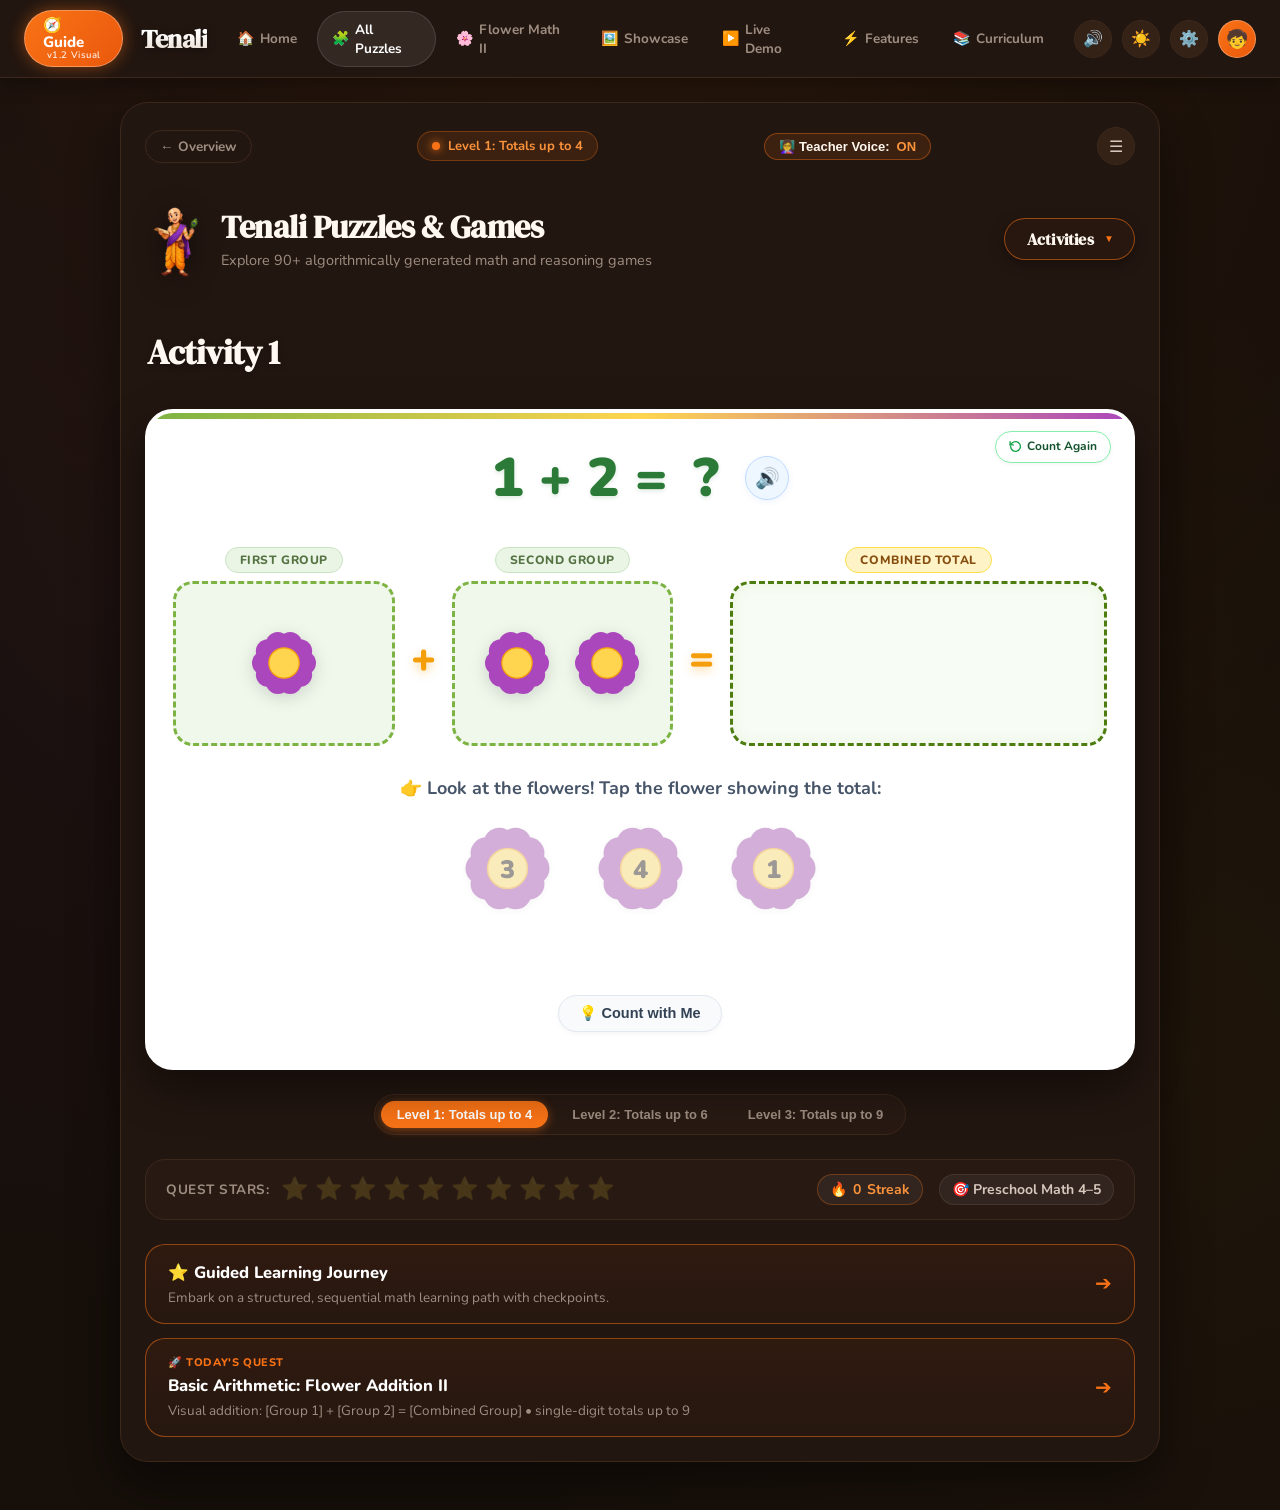
<file: index.html>
<!DOCTYPE html>
<html lang="en">
<head>
  <meta charset="UTF-8">
  <meta name="viewport" content="width=device-width, initial-scale=1.0, maximum-scale=1.0, user-scalable=no">
  <title>Tenali Puzzles & Games - Flower Addition II</title>
  <meta name="description" content="Interactive visual flower addition game for preschool children aged 4-5. See addition visually: [Group 1] + [Group 2] = [Combined Group]. Follows Tenali math curriculum visual design.">

  <!-- Google Fonts: Serif for Tenali branding + Rounded Sans for child readability -->
  <link rel="preconnect" href="https://fonts.googleapis.com">
  <link rel="preconnect" href="https://fonts.gstatic.com" crossorigin>
  <link href="https://fonts.googleapis.com/css2?family=DM+Serif+Display:ital@0;1&family=Fredoka:wght@400;600;700&family=Nunito:wght@700;800;900&family=Playfair+Display:wght@700;800;900&display=swap" rel="stylesheet">

  <link rel="stylesheet" href="styles.css?v=2.6">
</head>
<body>

  <!-- =======================================================================
       TOP NAVIGATION BAR (Authentic Tenali Design System)
       ======================================================================= -->
  <header class="tenali-nav-header">
    <div class="nav-left-group">
      <!-- Glowing Orange Guide Badge -->
      <a href="#guide" id="guide-pill-btn" class="guide-pill-badge" title="Open Learning Guide & Tips">
        <span class="guide-title">🧭 Guide</span>
        <span class="guide-sub">v1.2 Visual</span>
      </a>

      <!-- Tenali Brand Logo -->
      <a href="#" class="tenali-brand" title="Tenali">
        <span class="tenali-logo-text">Tenali</span>
      </a>
    </div>

    <!-- Center Navigation Links -->
    <nav class="nav-center-links" aria-label="Main Navigation">
      <a href="#" class="nav-pill-item"><span class="nav-icon">🏠</span> Home</a>
      <a href="#" class="nav-pill-item active"><span class="nav-icon">🧩</span> All Puzzles</a>
      <a href="#" class="nav-pill-item"><span class="nav-icon">🌸</span> Flower Math II</a>
      <a href="#" class="nav-pill-item"><span class="nav-icon">🖼️</span> Showcase</a>
      <a href="#" class="nav-pill-item"><span class="nav-icon">▶️</span> Live Demo</a>
      <a href="#" class="nav-pill-item"><span class="nav-icon">⚡</span> Features</a>
      <a href="#" class="nav-pill-item"><span class="nav-icon">📚</span> Curriculum</a>
    </nav>

    <!-- Right Controls -->
    <div class="nav-right-controls">
      <button id="btn-sound-toggle" class="control-btn-circle" title="Toggle Sound & Voice" aria-label="Toggle Sound">
        🔊
      </button>
      <button class="control-btn-circle" title="Theme Mode" aria-label="Theme Mode">
        ☀️
      </button>
      <button class="control-btn-circle modal-close-trigger" title="Settings" aria-label="Settings">
        ⚙️
      </button>
      <div class="user-avatar-pill" title="Student Profile" aria-label="Student Profile">
        🧒
      </div>
    </div>
  </header>

  <!-- =======================================================================
       MAIN VIEWPORT & TENALI SHELL (Tenali Dark Amber & Brown Theme)
       ======================================================================= -->
  <main class="main-viewport">
    
    <div class="tenali-hub-card">
      
      <!-- Sub-header inside Card -->
      <div class="tenali-sub-header">
        <a href="#" class="pill-back-btn" title="Back to Overview">
          ← Overview
        </a>

        <div class="level-badge-indicator">
          <span class="dot"></span>
          <span id="level-badge-text">Level 1: Totals up to 4</span>
        </div>

        <!-- Visible Teacher Voice Toggle for Parents & Teachers -->
        <button id="teacher-voice-toggle-btn" class="teacher-voice-toggle-btn" title="Toggle Indian Teacher Narration" aria-label="Toggle Teacher Voice">
          👩‍🏫 Teacher Voice: <span id="teacher-voice-status">ON</span>
        </button>

        <div class="sub-header-actions">
          <button class="control-btn-circle" title="Menu" aria-label="Menu">
            ☰
          </button>
        </div>
      </div>

      <!-- Website Header — Brown Area -->
      <div class="tenali-hero-banner">
        <div class="tenali-hero-brand-group">
          <!-- Exact Tenali Mascot Illustration -->
          <img src="tenali_mascot.png" class="tenali-mascot-img" alt="Tenali scholar mascot" width="58" height="88">

          <div class="tenali-hero-text">
            <h1>Tenali Puzzles &amp; Games</h1>
            <p>Explore 90+ algorithmically generated math and reasoning games</p>
          </div>
        </div>

        <!-- Activities Dropdown on the Right Side -->
        <div class="activities-dropdown-wrapper" id="activities-dropdown-wrapper">
          <button type="button" class="activities-dropdown-btn" id="activities-dropdown-btn" aria-haspopup="true" aria-expanded="false" aria-controls="activities-dropdown-menu" aria-label="Select Activity">
            <span class="activities-btn-text">Activities</span>
            <span class="activities-chevron" aria-hidden="true">▼</span>
          </button>
          <div class="activities-dropdown-menu" id="activities-dropdown-menu" role="menu" aria-label="Activities">
            <button type="button" class="activity-dropdown-item" id="activity-0-item" role="menuitem" data-activity="0">
              <span class="activity-item-icon">🪷</span>
              <span class="activity-item-title">Activity 0</span>
            </button>
            <button type="button" class="activity-dropdown-item active" id="activity-1-item" role="menuitem" data-activity="1">
              <span class="activity-item-icon">🌸</span>
              <span class="activity-item-title">Activity 1</span>
            </button>
            <button type="button" class="activity-dropdown-item" id="activity-2-item" role="menuitem" data-activity="2">
              <span class="activity-item-icon">🌼</span>
              <span class="activity-item-title">Activity 2</span>
            </button>
            <button type="button" class="activity-dropdown-item" id="activity-3-item" role="menuitem" data-activity="3">
              <span class="activity-item-icon">🌺</span>
              <span class="activity-item-title">Activity 3</span>
            </button>
          </div>
        </div>
      </div>

      <!-- Activity Label immediately above the game container, aligned towards the left side -->
      <div class="activity-section-header">
        <h2 class="activity-section-title" id="activity-section-title">Activity 1</h2>
      </div>

      <!-- ===================================================================
           ACTIVITY 0: CORAL FLOWER ADDITION CARD
           Primary Artwork: Coral-red flowers with heart-shaped petals,
           dark red outlines, circular golden-yellow centres with amber border.
           =================================================================== -->
      <section class="flower-activity-card activity-0-card" id="activity-0-container" aria-label="Activity 0: Coral Flower Addition Activity" style="display: none;">
        
        <!-- Single "Count Again" Button in Top-Right Corner of Activity Area -->
        <button type="button" class="activity-count-again-btn" id="btn-act0-count-again" title="Start counting this round again" aria-label="Count this round again">
          <svg class="recount-icon" viewBox="0 0 24 24" width="13" height="13" aria-hidden="true" fill="none" stroke="currentColor" stroke-width="2.5" stroke-linecap="round" stroke-linejoin="round">
            <path d="M3 12a9 9 0 1 0 2.6-6.4L2 9"/>
            <path d="M2 3v6h6"/>
          </svg>
          <span>Count Again</span>
        </button>

        <!-- ===============================================================
             VISUAL ADDITION EQUATION:
             [First Group] + [Second Group] = [Combined Total]
             =============================================================== -->
        <div class="flower-equation-wrapper" id="act0-flower-equation-wrapper">
          
          <!-- First Flower Group Container -->
          <div class="flower-group-container" id="act0-container-group-1">
            <div class="group-header-tag">First Group</div>
            <div class="flower-group-box" id="act0-flower-group-1" title="First flower group - tap any flower to start counting!">
              <!-- Injected by activity0.js -->
            </div>
          </div>

          <!-- Chunky Orange Plus Sign -->
          <div class="math-operator-symbol math-plus-symbol" id="act0-plus-symbol" aria-hidden="true">+</div>

          <!-- Second Flower Group Container -->
          <div class="flower-group-container" id="act0-container-group-2">
            <div class="group-header-tag">Second Group</div>
            <div class="flower-group-box" id="act0-flower-group-2" title="Second flower group - tap any flower to start counting!">
              <!-- Injected by activity0.js -->
            </div>
          </div>

          <!-- Chunky Orange Equals Sign -->
          <div class="math-operator-symbol math-equals-symbol" id="act0-equals-symbol" aria-hidden="true">=</div>

          <!-- Combined Result Group Container -->
          <div class="flower-group-container flower-result-container" id="act0-container-group-result">
            <div class="group-header-tag result-tag">Combined Total</div>
            <div class="flower-group-box flower-combined-group-box" id="act0-flower-group-result" title="Combined flower group - tap any flower to start counting!">
              <!-- Injected by activity0.js -->
            </div>
          </div>

        </div>

        <!-- Answer Section with Three Coral Flower-Shaped Buttons -->
        <div class="answer-stage-container" id="act0-answer-stage-container">
          <div class="answer-prompt-text" id="act0-answer-prompt-text">
            👉 Look at the flowers! Tap the flower showing the total:
          </div>

          <div class="flower-answer-buttons" id="act0-flower-answer-buttons">
            <!-- Injected by activity0.js: 3 coral flower buttons -->
          </div>
        </div>

        <!-- Interactive Cheerful Feedback & Next Question Button -->
        <div class="feedback-ribbon" id="act0-feedback-ribbon" aria-live="polite">
          <!-- Populated when user selects an answer -->
        </div>

        <!-- Activity Helpers Toolbar -->
        <div class="activity-helpers-bar">
          <button id="btn-act0-count-hint" class="helper-action-btn" title="Light up flowers one by one across the equation">
            💡 Count with Me
          </button>
        </div>

        <!-- Guided Interactive Teacher Hand -->
        <div class="act0-teacher-hand" id="act0-teacher-hand" aria-hidden="true">
          <img src="assets/images/teacher_hand.png" alt="" class="act0-hand-img" id="act0-teacher-hand-img" />
        </div>

      </section>

      <!-- ===================================================================
           THE WHITE ACTIVITY CARD (Flower Addition II Design)
           Preserves exact visual distinction: pure white card, large green
           equation, dashed pale-green containers, purple & yellow flowers.
           Features visual representation:
           [Group 1] + [Group 2] = [Combined Group]
           =================================================================== -->
      <section class="flower-activity-card" id="flower-activity-container" aria-label="Flower Addition II Activity">
        
        <!-- Single "Count Again" Button in Top-Right Corner of Activity Area -->
        <button type="button" class="activity-count-again-btn" id="btn-count-again" title="Start counting this round again" aria-label="Count this round again">
          <svg class="recount-icon" viewBox="0 0 24 24" width="13" height="13" aria-hidden="true" fill="none" stroke="currentColor" stroke-width="2.5" stroke-linecap="round" stroke-linejoin="round">
            <path d="M3 12a9 9 0 1 0 2.6-6.4L2 9"/>
            <path d="M2 3v6h6"/>
          </svg>
          <span>Count Again</span>
        </button>

        <!-- Large Green Question Banner (e.g. 2 + 2 = ?) -->
        <div class="math-question-banner">
          <div class="math-question-text" id="math-question-display">
            <span class="math-num" id="q-num1">1</span>
            <span class="math-op">+</span>
            <span class="math-num" id="q-num2">2</span>
            <span class="math-op">=</span>
            <span class="math-target" id="q-target">?</span>
          </div>

          <button id="audio-speak-btn" class="audio-speak-btn" title="Tap speaker to hear question" aria-label="Listen to Question">
            🔊
          </button>
        </div>

        <!-- ===============================================================
             VISUAL ADDITION EQUATION:
             [Group of flowers] + [Group of flowers] = [Combined group of flowers]
             =============================================================== -->
        <div class="flower-equation-wrapper" id="flower-equation-wrapper">
          
          <!-- First Flower Group Container -->
          <div class="flower-group-container" id="container-group-1">
            <div class="group-header-tag">First Group</div>
            <div class="flower-group-box" id="flower-group-1" title="First flower group - tap any flower to start counting!">
              <!-- Injected by game.js: purple flower(s) with yellow centers -->
            </div>
          </div>

          <!-- Chunky Orange Plus Sign -->
          <div class="math-operator-symbol math-plus-symbol" aria-hidden="true">+</div>

          <!-- Second Flower Group Container -->
          <div class="flower-group-container" id="container-group-2">
            <div class="group-header-tag">Second Group</div>
            <div class="flower-group-box" id="flower-group-2" title="Second flower group - tap any flower to start counting!">
              <!-- Injected by game.js: purple flower(s) with yellow centers -->
            </div>
          </div>

          <!-- Chunky Orange Equals Sign -->
          <div class="math-operator-symbol math-equals-symbol" aria-hidden="true">=</div>

          <!-- Combined Result Group Container -->
          <div class="flower-group-container flower-result-container" id="container-group-result">
            <div class="group-header-tag result-tag">Combined Total</div>
            <div class="flower-group-box flower-combined-group-box" id="flower-group-result" title="Combined flower group - tap any flower to start counting!">
              <!-- Injected by game.js: purple flower(s) showing the combined sum -->
            </div>
          </div>

        </div>

        <!-- Answer Section with Three Flower-Shaped Buttons -->
        <!-- Numbers appear DIRECTLY inside the yellow centres, never separate! -->
        <div class="answer-stage-container">
          <div class="answer-prompt-text">
            👉 Look at the flowers! Tap the flower showing the total:
          </div>

          <div class="flower-answer-buttons" id="flower-answer-buttons">
            <!-- Injected by game.js: 3 flower buttons with yellow centres and numbers -->
          </div>
        </div>

        <!-- Interactive Cheerful Feedback & Next Question Button -->
        <div class="feedback-ribbon" id="feedback-ribbon" aria-live="polite">
          <!-- Populated when user selects an answer -->
        </div>

        <!-- Activity Helpers Toolbar -->
        <div class="activity-helpers-bar">
          <button id="btn-count-hint" class="helper-action-btn" title="Light up flowers one by one across the equation">
            💡 Count with Me
          </button>
        </div>

      </section>

      <!-- ===================================================================
           ACTIVITY 2: FLOWER MERGE ADDITION CARD
           Visual Addition by Merging:
           [Flower with num1 petals] + [Flower with num2 petals] = [Answer Box]
           After counting, individual flowers gently glide and merge into 1 Grand Flower!
           =================================================================== -->
      <section class="flower-activity-card flower-merge-activity-card" id="flower-merge-activity-container" aria-label="Flower Merge Addition Activity" style="display: none;">
        
        <!-- Top Controls: Question Speaker on Left & Count Again on Right -->
        <div class="merge-top-bar">
          <button id="merge-audio-speak-btn" class="audio-speak-btn" title="Tap speaker to hear question" aria-label="Listen to Question">
            🔊
          </button>
          <button type="button" class="activity-count-again-btn" id="btn-merge-count-again" title="Start counting this round again" aria-label="Count this round again">
            <svg class="recount-icon" viewBox="0 0 24 24" width="13" height="13" aria-hidden="true" fill="none" stroke="currentColor" stroke-width="2.5" stroke-linecap="round" stroke-linejoin="round">
              <path d="M3 12a9 9 0 1 0 2.6-6.4L2 9"/>
              <path d="M2 3v6h6"/>
            </svg>
            <span>Count Again</span>
          </button>
        </div>

        <!-- ===============================================================
             VISUAL ADDITION EQUATION:
             [First Flower] + [Second Flower] = [Merged Answer Box]
             =============================================================== -->
        <div class="flower-equation-wrapper merge-equation-wrapper" id="merge-flower-equation-wrapper">
          
          <!-- First Flower Container (First Addend) -->
          <div class="flower-group-container merge-group-container" id="merge-container-1">
            <div class="group-header-tag">First Group</div>
            <div class="flower-group-box merge-flower-host" id="merge-flower-1-box" title="Tap the first flower to reveal flowers in the Answer Box!">
              <!-- Injected by activity2.js: Flower with addend num1 in center -->
            </div>
          </div>

          <!-- Chunky Orange Plus Sign -->
          <div class="math-operator-symbol math-plus-symbol" id="merge-plus-symbol" aria-hidden="true">+</div>

          <!-- Second Flower Container (Second Addend) -->
          <div class="flower-group-container merge-group-container" id="merge-container-2">
            <div class="group-header-tag">Second Group</div>
            <div class="flower-group-box merge-flower-host" id="merge-flower-2-box" title="Tap the second flower to reveal flowers in the Answer Box!">
              <!-- Injected by activity2.js: Flower with addend num2 in center -->
            </div>
          </div>

          <!-- Chunky Orange Equals Sign -->
          <div class="math-operator-symbol math-equals-symbol" id="merge-equals-symbol" aria-hidden="true">=</div>

          <!-- Answer Box Container (Starts Empty, Populates one-by-one, then Merges!) -->
          <div class="flower-group-container flower-result-container merge-result-container" id="merge-container-result">
            <div class="group-header-tag result-tag" id="merge-result-tag">Answer Box</div>
            <div class="flower-group-box flower-combined-group-box merge-answer-box" id="merge-answer-box" title="Watch flowers appear, count them, and see them merge!">
              <!-- Injected by activity2.js: individual flowers appear, child counts, then they merge into one grand flower! -->
            </div>
          </div>

        </div>

        <!-- Answer Section with Three Flower-Shaped Buttons -->
        <div class="answer-stage-container" id="merge-answer-stage-container">
          <div class="answer-prompt-text" id="merge-answer-prompt-text">
            👉 Look at the flowers! Tap the flower showing the total:
          </div>

          <div class="flower-answer-buttons" id="merge-flower-answer-buttons">
            <!-- Injected by activity2.js: 3 flower buttons with yellow centres and numbers -->
          </div>
        </div>

        <!-- Interactive Cheerful Feedback Ribbon -->
        <div class="feedback-ribbon" id="merge-feedback-ribbon" aria-live="polite">
          <!-- Populated when user selects an answer -->
        </div>

        <!-- Activity Helpers Toolbar -->
        <div class="activity-helpers-bar">
          <button id="btn-merge-count-hint" class="helper-action-btn" title="Count with me step by step and watch the flowers merge!">
            💡 Count with Me
          </button>
        </div>

      </section>

      <!-- ===================================================================
           ACTIVITY 3: FLOWER MERGE ADDITION CARD (EXACT CLONE OF ACTIVITY 2)
           Visual Addition by Merging:
           [Flower with num1 petals] + [Flower with num2 petals] = [Answer Box]
           After counting, individual flowers gently glide and merge into 1 Grand Flower!
           =================================================================== -->
      <section class="flower-activity-card flower-merge-activity-card" id="flower-merge-3-activity-container" aria-label="Activity 3: Flower Merge Addition Activity" style="display: none;">
        
        <!-- Top Controls: Question Speaker on Left & Count Again on Right -->
        <div class="merge-top-bar">
          <button id="merge-3-audio-speak-btn" class="audio-speak-btn" title="Tap speaker to hear question" aria-label="Listen to Question">
            🔊
          </button>
          <button type="button" class="activity-count-again-btn" id="btn-merge-3-count-again" title="Start counting this round again" aria-label="Count this round again">
            <svg class="recount-icon" viewBox="0 0 24 24" width="13" height="13" aria-hidden="true" fill="none" stroke="currentColor" stroke-width="2.5" stroke-linecap="round" stroke-linejoin="round">
              <path d="M3 12a9 9 0 1 0 2.6-6.4L2 9"/>
              <path d="M2 3v6h6"/>
            </svg>
            <span>Count Again</span>
          </button>
        </div>

        <!-- ===============================================================
             VISUAL ADDITION EQUATION:
             [First Flower] + [Second Flower] = [Merged Answer Box]
             =============================================================== -->
        <div class="flower-equation-wrapper merge-equation-wrapper" id="merge-3-flower-equation-wrapper">
          
          <!-- First Flower Container (First Addend) -->
          <div class="flower-group-container merge-group-container" id="merge-3-container-1">
            <div class="group-header-tag">First Flower</div>
            <div class="flower-group-box merge-flower-host" id="merge-3-flower-1-box" title="Tap the first flower to reveal flowers in the Answer Box!">
              <!-- Injected by activity3.js: Flower with addend num1 in center -->
            </div>
          </div>

          <!-- Chunky Orange Plus Sign -->
          <div class="math-operator-symbol math-plus-symbol" id="merge-3-plus-symbol" aria-hidden="true">+</div>

          <!-- Second Flower Container (Second Addend) -->
          <div class="flower-group-container merge-group-container" id="merge-3-container-2">
            <div class="group-header-tag">Second Flower</div>
            <div class="flower-group-box merge-flower-host" id="merge-3-flower-2-box" title="Tap the second flower to reveal flowers in the Answer Box!">
              <!-- Injected by activity3.js: Flower with addend num2 in center -->
            </div>
          </div>

          <!-- Chunky Orange Equals Sign -->
          <div class="math-operator-symbol math-equals-symbol" id="merge-3-equals-symbol" aria-hidden="true">=</div>

          <!-- Answer Box Container (Starts Empty, Populates one-by-one, then Merges!) -->
          <div class="flower-group-container flower-result-container merge-result-container" id="merge-3-container-result">
            <div class="group-header-tag result-tag" id="merge-3-result-tag">Answer Box</div>
            <div class="flower-group-box flower-combined-group-box merge-answer-box" id="merge-3-answer-box" title="Watch flowers appear, count them, and see them merge!">
              <!-- Injected by activity3.js: individual flowers appear, child counts, then they merge into one grand flower! -->
            </div>
          </div>

        </div>

        <!-- Answer Section with Three Flower-Shaped Buttons -->
        <div class="answer-stage-container" id="merge-3-answer-stage-container">
          <div class="answer-prompt-text" id="merge-3-answer-prompt-text">
            👉 Look at the flowers! Tap the flower showing the total:
          </div>

          <div class="flower-answer-buttons" id="merge-3-flower-answer-buttons">
            <!-- Injected by activity3.js: 3 flower buttons with yellow centres and numbers -->
          </div>
        </div>

        <!-- Interactive Cheerful Feedback Ribbon -->
        <div class="feedback-ribbon" id="merge-3-feedback-ribbon" aria-live="polite">
          <!-- Populated when user selects an answer -->
        </div>

        <!-- Activity Helpers Toolbar -->
        <div class="activity-helpers-bar">
          <button id="btn-merge-3-count-hint" class="helper-action-btn" title="Count with me step by step and watch the flowers merge!">
            💡 Count with Me
          </button>
        </div>

      </section>

      <!-- Level Difficulty Switcher -->
      <div class="level-switcher-bar">
        <button class="level-toggle-btn active" data-level="1">Level 1: Totals up to 4</button>
        <button class="level-toggle-btn" data-level="2">Level 2: Totals up to 6</button>
        <button class="level-toggle-btn" data-level="3">Level 3: Totals up to 9</button>
      </div>

      <!-- Progress Tracking Strip with Stars -->
      <div class="quest-progress-strip">
        <div class="stars-track-wrap">
          <span class="stars-track-label">Quest Stars:</span>
          <div class="stars-meter-row">
            <span class="star-slot">⭐</span>
            <span class="star-slot">⭐</span>
            <span class="star-slot">⭐</span>
            <span class="star-slot">⭐</span>
            <span class="star-slot">⭐</span>
            <span class="star-slot">⭐</span>
            <span class="star-slot">⭐</span>
            <span class="star-slot">⭐</span>
            <span class="star-slot">⭐</span>
            <span class="star-slot">⭐</span>
          </div>
        </div>

        <div class="score-stats-group">
          <span class="stat-chip streak">
            🔥 <span id="stat-streak-val">0</span> Streak
          </span>
          <span class="stat-chip">
            🎯 Preschool Math 4–5
          </span>
        </div>
      </div>

      <!-- ===================================================================
           BOTTOM CARDS (Guided Learning Journey & Today's Quest)
           =================================================================== -->
      <div class="tenali-bottom-cards-grid">
        
        <!-- Guided Learning Journey Card -->
        <a href="#journey" class="tenali-orange-card modal-close-trigger" title="Guided Learning Journey">
          <div class="orange-card-left">
            <div class="orange-card-title">
              ⭐ Guided Learning Journey
            </div>
            <div class="orange-card-desc">
              Embark on a structured, sequential math learning path with checkpoints.
            </div>
          </div>
          <div class="orange-card-arrow">➔</div>
        </a>

        <!-- Today's Quest Card -->
        <a href="#quest" class="tenali-orange-card modal-close-trigger" title="Today's Quest">
          <div class="orange-card-left">
            <div class="orange-card-tag">🚀 TODAY'S QUEST</div>
            <div class="orange-card-title">
              Basic Arithmetic: Flower Addition II
            </div>
            <div class="orange-card-desc">
              Visual addition: [Group 1] + [Group 2] = [Combined Group] &bull; single-digit totals up to 9
            </div>
          </div>
          <div class="orange-card-arrow">➔</div>
        </a>

      </div>

    </div>

  </main>

  <!-- =======================================================================
       CONFETTI CANVAS & MODALS
       ======================================================================= -->
  <canvas id="confetti-canvas"></canvas>

  <!-- Learning Guide Modal (Triggered by Orange Guide Badge) -->
  <div id="guide-modal" class="modal-backdrop" role="dialog" aria-modal="true" aria-labelledby="guide-title">
    <div class="modal-dialog">
      <div class="modal-header">
        <h2 id="guide-title" class="modal-title">🧭 Tenali Learning Guide</h2>
        <button class="modal-close-btn modal-close-trigger" aria-label="Close modal">&times;</button>
      </div>
      <div class="modal-body">
        <p><strong>Teaching Method for Ages 4–5 (Concrete to Representational Addition):</strong></p>
        <p>
          In <strong>Flower Addition II</strong>, children see arithmetic visually represented as two sets of objects combining into one unified total group:
        </p>
        
        <div class="modal-guide-tip">
          🌸 <strong>1. First Group:</strong> Tap flowers in any order to count the first group.<br>
          🌸 <strong>2. Second Group:</strong> Tap to count the second group, starting again from 1.<br>
          🌸 <strong>3. Combined Total:</strong> Watch both groups appear together, then independently count the total collection!<br>
          🌸 <strong>4. Answer Buttons:</strong> Tap the flower showing the correct total!
        </div>

        <p>
          <strong>Tactile & Positive:</strong> Children can tap flowers anytime to hear counting sounds.
          Incorrect choices trigger gentle encouragement with zero penalties. Tap <strong>"💡 Count with Me"</strong> anytime for animated guided counting across the entire equation!
        </p>
      </div>
      <div class="modal-footer">
        <button class="next-question-btn modal-close-trigger">Got It!</button>
      </div>
    </div>
  </div>

  <!-- Quest Complete Celebration Modal -->
  <div id="quest-complete-modal" class="modal-backdrop" role="dialog" aria-modal="true">
    <div class="modal-dialog" style="text-align: center;">
      <img src="tenali_mascot.png" alt="Tenali scholar mascot" width="75" height="110" style="margin: 0 auto; display: block; filter: drop-shadow(0 4px 16px rgba(249,115,22,0.45));">
      <h2 class="modal-title" id="modal-complete-title" style="color: var(--tenali-orange-light); font-size: 28px; margin-top: 10px;">
        Level 1 Completed!
      </h2>
      <div class="modal-body">
        <p style="font-size: 17px; font-weight: 700; color: #ffffff;" id="modal-complete-stars-text">
          You earned 10 ⭐ in Level 1!
        </p>
        <p id="modal-complete-desc-text">
          Wonderful! 🌸 You can now add numbers to make 4. Ready to learn to make 6?
        </p>
      </div>
      <div class="modal-footer" style="justify-content: center;">
        <button id="btn-play-again" class="next-question-btn">
          Start Next Level
        </button>
      </div>
    </div>
  </div>

  <script src="activity0.js?v=1.0"></script>
  <script src="game.js?v=2.2"></script>
  <script src="activity2.js?v=2.6"></script>
  <script src="activity3.js?v=1.0"></script>
</body>
</html>
</file>
<file: styles.css>
/* ==========================================================================
   TENALI FLOWER ADDITION II - Visual Design System & Activity Styles
   Exact Tenali Brand Identity & Visual Addition Equation System
   ========================================================================== */

/* --- CSS Variables & Theme Tokens --- */
:root {
  /* Tenali Dark Shell Palette */
  --bg-tenali-dark: #160f0a;
  --bg-tenali-surface: #221610;
  --bg-tenali-card: #281a13;
  --bg-tenali-card-border: #3d281c;
  --bg-tenali-pill: #342217;
  --bg-tenali-pill-hover: #452d1f;
  
  /* Orange Accents & Highlights */
  --tenali-orange: #f97316;
  --tenali-orange-glow: rgba(249, 115, 22, 0.45);
  --tenali-orange-dark: #ea580c;
  --tenali-orange-light: #fb923c;
  --tenali-gold: #f59e0b;
  --tenali-gold-soft: #fef3c7;
  
  /* Typography Colors */
  --text-tenali-heading: #fff8f0;
  --text-tenali-body: #d6c7bc;
  --text-tenali-muted: #9e8d80;
  
  /* Activity Design Palette */
  --activity-card-bg: #ffffff;
  --activity-green-text: #2b7a37;
  --activity-green-container-bg: #f0f8ec;
  --activity-green-container-border: #7cb342;
  --activity-green-container-border-dash: #689f38;
  
  /* Flower Colors (Exact Activity I Purple Blossom) */
  --flower-purple-petal: #ab47bc;
  --flower-purple-petal-dark: #8e24aa;
  --flower-purple-petal-light: #ba68c8;
  --flower-yellow-center: #ffd54f;
  --flower-yellow-center-border: #f59e0b;
  --flower-number-color: #261c14;
  
  /* Feedback Colors */
  --feedback-success: #16a34a;
  --feedback-success-bg: #dcfce7;
  --feedback-gentle-try: #f59e0b;
  --feedback-gentle-bg: #fef9c3;
  
  /* Typography */
  --font-serif: 'DM Serif Display', 'Playfair Display', Georgia, 'Times New Roman', serif;
  --font-sans: 'Nunito', 'Fredoka', 'Quicksand', -apple-system, BlinkMacSystemFont, 'Segoe UI', Roboto, sans-serif;
  
  /* Layout */
  --max-content-width: 1040px;
  --radius-lg: 28px;
  --radius-md: 20px;
  --radius-sm: 14px;
}

/* Global Reset & Base */
*, *::before, *::after {
  box-sizing: border-box;
  margin: 0;
  padding: 0;
  -webkit-tap-highlight-color: transparent;
}

body {
  background-color: var(--bg-tenali-dark);
  background-image: 
    radial-gradient(circle at 50% 0%, rgba(249, 115, 22, 0.08) 0%, transparent 60%),
    radial-gradient(circle at 10% 40%, rgba(171, 71, 188, 0.04) 0%, transparent 50%),
    radial-gradient(circle at 90% 70%, rgba(245, 158, 11, 0.04) 0%, transparent 50%);
  color: var(--text-tenali-body);
  font-family: var(--font-sans);
  min-height: 100vh;
  display: flex;
  flex-direction: column;
  overflow-x: hidden;
  user-select: none;
}

/* ==========================================================================
   TOP NAVIGATION BAR (Exact Tenali Visual Identity)
   ========================================================================== */
.tenali-nav-header {
  background-color: var(--bg-tenali-surface);
  border-bottom: 1px solid var(--bg-tenali-card-border);
  padding: 10px 24px;
  display: flex;
  align-items: center;
  justify-content: space-between;
  gap: 16px;
  position: sticky;
  top: 0;
  z-index: 100;
  box-shadow: 0 4px 18px rgba(0, 0, 0, 0.35);
}

.nav-left-group {
  display: flex;
  align-items: center;
  gap: 18px;
}

/* Guide Button with glowing orange pill */
.guide-pill-badge {
  display: inline-flex;
  flex-direction: column;
  align-items: center;
  justify-content: center;
  background: linear-gradient(135deg, #f97316 0%, #ea580c 100%);
  color: #ffffff;
  padding: 6px 18px;
  border-radius: 9999px;
  font-weight: 700;
  font-size: 14px;
  text-decoration: none;
  border: 1px solid rgba(255, 255, 255, 0.3);
  box-shadow: 0 0 16px var(--tenali-orange-glow);
  cursor: pointer;
  transition: all 0.2s ease;
  line-height: 1.1;
}

.guide-pill-badge:hover {
  transform: translateY(-1px) scale(1.02);
  box-shadow: 0 0 22px rgba(249, 115, 22, 0.65);
}

.guide-pill-badge .guide-title {
  display: flex;
  align-items: center;
  gap: 5px;
  font-size: 15px;
  font-weight: 800;
}

.guide-pill-badge .guide-sub {
  font-size: 9.5px;
  opacity: 0.9;
  letter-spacing: 0.4px;
  font-weight: 600;
}

/* Tenali Logo Branding */
.tenali-brand {
  display: flex;
  align-items: center;
  text-decoration: none;
}

.tenali-logo-text {
  font-family: 'DM Serif Display', var(--font-serif);
  font-size: 26px;
  font-weight: 700;
  letter-spacing: -0.5px;
  background: linear-gradient(180deg, #ffffff 30%, #e2d3c5 100%);
  -webkit-background-clip: text;
  -webkit-text-fill-color: transparent;
  filter: drop-shadow(0 2px 4px rgba(0,0,0,0.4));
}

/* Center Navigation Links */
.nav-center-links {
  display: flex;
  align-items: center;
  gap: 6px;
}

.nav-pill-item {
  color: var(--text-tenali-muted);
  text-decoration: none;
  padding: 8px 14px;
  border-radius: 9999px;
  font-size: 13.5px;
  font-weight: 700;
  display: inline-flex;
  align-items: center;
  gap: 6px;
  transition: all 0.2s ease;
}

.nav-pill-item:hover {
  color: var(--text-tenali-heading);
  background-color: var(--bg-tenali-pill);
}

.nav-pill-item.active {
  color: #ffffff;
  background-color: rgba(255, 255, 255, 0.08);
  border: 1px solid rgba(255, 255, 255, 0.12);
  border-radius: 9999px;
  box-shadow: none;
}

.nav-icon {
  font-size: 14px;
}

/* Right Navigation Controls */
.nav-right-controls {
  display: flex;
  align-items: center;
  gap: 10px;
}

.control-btn-circle {
  width: 38px;
  height: 38px;
  border-radius: 50%;
  background-color: var(--bg-tenali-pill);
  border: 1px solid var(--bg-tenali-card-border);
  color: var(--text-tenali-body);
  display: inline-flex;
  align-items: center;
  justify-content: center;
  font-size: 16px;
  cursor: pointer;
  transition: all 0.2s ease;
}

.control-btn-circle:hover {
  background-color: var(--bg-tenali-pill-hover);
  color: #ffffff;
  border-color: var(--tenali-orange);
  transform: translateY(-1px);
}

.user-avatar-pill {
  width: 38px;
  height: 38px;
  border-radius: 50%;
  background: linear-gradient(135deg, #f97316 0%, #ea580c 100%);
  display: inline-flex;
  align-items: center;
  justify-content: center;
  font-size: 18px;
  border: 1px solid rgba(255, 255, 255, 0.3);
  cursor: pointer;
}

/* ==========================================================================
   MAIN VIEWPORT & HUB CONTAINER
   ========================================================================== */
.main-viewport {
  flex: 1;
  display: flex;
  justify-content: center;
  padding: 24px 16px 48px 16px;
}

.tenali-hub-card {
  width: 100%;
  max-width: var(--max-content-width);
  background-color: var(--bg-tenali-surface);
  border: 1px solid var(--bg-tenali-card-border);
  border-radius: var(--radius-lg);
  padding: 24px;
  display: flex;
  flex-direction: column;
  gap: 24px;
  box-shadow: 0 20px 50px rgba(0, 0, 0, 0.45);
}

/* Sub-header inside Card */
.tenali-sub-header {
  display: flex;
  align-items: center;
  justify-content: space-between;
  gap: 12px;
  flex-wrap: wrap;
}

.pill-back-btn {
  color: var(--text-tenali-muted);
  text-decoration: none;
  font-size: 13.5px;
  font-weight: 700;
  padding: 6px 14px;
  border-radius: 9999px;
  background: transparent;
  border: 1px solid var(--bg-tenali-card-border);
  transition: all 0.2s ease;
}

.pill-back-btn:hover {
  background: var(--bg-tenali-pill);
  border-color: var(--tenali-orange);
}

.level-badge-indicator {
  display: inline-flex;
  align-items: center;
  gap: 8px;
  background: rgba(249, 115, 22, 0.12);
  border: 1px solid rgba(249, 115, 22, 0.3);
  padding: 5px 14px;
  border-radius: 9999px;
  font-size: 13px;
  font-weight: 700;
  color: var(--tenali-orange-light);
}

.level-badge-indicator .dot {
  width: 8px;
  height: 8px;
  border-radius: 50%;
  background-color: var(--tenali-orange);
  box-shadow: 0 0 8px var(--tenali-orange);
}

/* Visible Teacher Voice Toggle Pill */
.teacher-voice-toggle-btn {
  display: inline-flex;
  align-items: center;
  gap: 7px;
  background: rgba(249, 115, 22, 0.12);
  border: 1px solid rgba(249, 115, 22, 0.4);
  color: var(--text-tenali-heading);
  padding: 5px 14px;
  border-radius: 9999px;
  font-size: 13px;
  font-weight: 700;
  cursor: pointer;
  transition: all 0.2s ease;
  user-select: none;
}

.teacher-voice-toggle-btn:hover {
  background: rgba(249, 115, 22, 0.22);
  border-color: var(--tenali-orange);
  transform: translateY(-1px);
}

.teacher-voice-toggle-btn.muted {
  background: rgba(255, 255, 255, 0.05);
  border-color: rgba(255, 255, 255, 0.15);
  color: var(--text-tenali-muted);
}

.teacher-voice-toggle-btn #teacher-voice-status {
  color: var(--tenali-orange-light);
  font-weight: 800;
}

.teacher-voice-toggle-btn.muted #teacher-voice-status {
  color: var(--text-tenali-muted);
}

.sub-header-actions {
  display: flex;
  align-items: center;
  gap: 8px;
}

/* Website Header — Brown Area */
.tenali-hero-banner {
  display: flex;
  align-items: center;
  justify-content: space-between;
  gap: 24px;
  text-align: left;
  padding: 6px 0 12px 0;
  width: 100%;
  position: relative;
}

.tenali-hero-brand-group {
  display: flex;
  align-items: center;
  gap: 18px;
  text-align: left;
  min-width: 0;
}

.tenali-mascot-img {
  width: 58px;
  height: 88px;
  object-fit: contain;
  flex-shrink: 0;
  filter: drop-shadow(0 4px 14px rgba(0, 0, 0, 0.45));
  animation: mascot-float 3s ease-in-out infinite alternate;
}

@keyframes mascot-float {
  0% { transform: translateY(0px) rotate(0deg); }
  100% { transform: translateY(-5px) rotate(1.5deg); }
}

.tenali-hero-text h1 {
  font-family: 'DM Serif Display', var(--font-serif);
  font-size: 32px;
  font-weight: 700;
  color: var(--text-tenali-heading);
  letter-spacing: -0.5px;
  line-height: 1.15;
}

.tenali-hero-text p {
  color: var(--text-tenali-muted);
  font-size: 14.5px;
  margin-top: 4px;
}

/* --- Activities Dropdown Menu on Right of Brown Header --- */
.activities-dropdown-wrapper {
  position: relative;
  display: inline-flex;
  align-items: center;
  flex-shrink: 0;
}

.activities-dropdown-btn {
  display: inline-flex;
  align-items: center;
  justify-content: center;
  gap: 8px;
  background: #28170f;
  border: 1.5px solid rgba(249, 115, 22, 0.55);
  border-radius: 9999px;
  padding: 8px 20px 8px 22px;
  color: #fff8f0;
  font-family: 'DM Serif Display', var(--font-serif);
  font-size: 16px;
  font-weight: 700;
  letter-spacing: 0.2px;
  cursor: pointer;
  transition: all 0.22s cubic-bezier(0.34, 1.56, 0.64, 1);
  box-shadow: 0 4px 14px rgba(0, 0, 0, 0.35);
  user-select: none;
  min-height: 42px;
}

.activities-dropdown-btn:hover {
  background: #382015;
  border-color: var(--tenali-orange);
  color: #ffffff;
  transform: translateY(-2px);
  box-shadow: 0 6px 20px rgba(249, 115, 22, 0.35);
}

.activities-dropdown-btn:focus-visible {
  outline: 3px solid var(--tenali-orange);
  outline-offset: 3px;
}

.activities-chevron {
  font-family: var(--font-sans), sans-serif;
  font-size: 10px;
  color: var(--tenali-orange);
  transition: transform 0.25s ease;
  line-height: 1;
  margin-left: 2px;
}

.activities-dropdown-wrapper.open .activities-chevron {
  transform: rotate(180deg);
}

.activities-dropdown-wrapper.open .activities-dropdown-btn {
  border-color: var(--tenali-orange);
  background: #382015;
  box-shadow: 0 0 20px rgba(249, 115, 22, 0.45);
}

.activities-dropdown-menu {
  position: absolute;
  top: calc(100% + 8px);
  right: 0;
  min-width: 145px;
  background: #2a1b14;
  border: 1.5px solid rgba(249, 115, 22, 0.45);
  border-radius: 12px;
  padding: 6px;
  display: flex;
  flex-direction: column;
  gap: 3px;
  box-shadow: 0 16px 36px rgba(0, 0, 0, 0.65), 0 0 20px rgba(249, 115, 22, 0.18);
  z-index: 100;
  opacity: 0;
  visibility: hidden;
  transform: translateY(-8px) scale(0.97);
  transition: opacity 0.2s ease, transform 0.2s cubic-bezier(0.34, 1.56, 0.64, 1), visibility 0.2s;
  pointer-events: none;
}

.activities-dropdown-wrapper.open .activities-dropdown-menu {
  opacity: 1;
  visibility: visible;
  transform: translateY(0) scale(1);
  pointer-events: auto;
}

.activity-dropdown-item {
  display: flex;
  align-items: center;
  gap: 10px;
  width: 100%;
  padding: 8px 12px;
  background: transparent;
  border: 1px solid transparent;
  border-radius: 8px;
  color: #fff8f0;
  font-family: var(--font-sans);
  font-size: 14px;
  font-weight: 700;
  text-align: left;
  cursor: pointer;
  transition: background 0.15s ease, border-color 0.15s ease, color 0.15s ease;
  user-select: none;
  white-space: nowrap;
}

.activity-dropdown-item:hover {
  background: rgba(255, 255, 255, 0.1);
  border-color: rgba(249, 115, 22, 0.35);
  color: #ffffff;
  transform: none;
}

.activity-dropdown-item.active {
  background: rgba(249, 115, 22, 0.22);
  border-color: rgba(249, 115, 22, 0.5);
  color: #ffffff;
}

.activity-dropdown-item.active::after {
  content: "✓";
  margin-left: auto;
  font-size: 13px;
  color: var(--tenali-orange-light);
  font-weight: 900;
  padding-left: 8px;
}

.activity-item-icon {
  font-size: 16px;
  line-height: 1;
}

/* Activity 1 Heading immediately above game container */
.activity-section-header {
  width: 100%;
  display: flex;
  align-items: center;
  justify-content: flex-start;
  padding: 0 2px;
  margin-top: 14px;
  margin-bottom: 12px;
}

.activity-section-title {
  font-family: 'DM Serif Display', var(--font-serif);
  font-size: 34px;
  font-weight: 700;
  color: #fff8f0;
  letter-spacing: -0.5px;
  line-height: 1.15;
  margin: 0;
  text-shadow: 0 2px 6px rgba(0, 0, 0, 0.35);
}

/* ==========================================================================
   THE WHITE ACTIVITY CARD (Tenali Flower Addition II Visual System)
   Pure white card, large green question, dashed pale-green containers,
   purple flower petals with yellow centers.
   ========================================================================== */
.flower-activity-card {
  background-color: var(--activity-card-bg);
  border-radius: var(--radius-lg);
  padding: 28px 24px 34px 24px;
  box-shadow: 0 18px 45px rgba(0, 0, 0, 0.45);
  display: flex;
  flex-direction: column;
  align-items: center;
  position: relative;
  overflow: hidden;
  border: 4px solid #ffffff;
}

/* Subtle corner decoration inside activity card */
.flower-activity-card::before {
  content: "";
  position: absolute;
  top: 0;
  left: 0;
  right: 0;
  height: 6px;
  background: linear-gradient(90deg, #7cb342 0%, #ffd54f 50%, #ab47bc 100%);
}

/* Question Header in Large Green Text */
.math-question-banner {
  display: flex;
  align-items: center;
  justify-content: center;
  gap: 14px;
  margin-bottom: 22px;
  position: relative;
}

.math-question-text {
  font-family: var(--font-sans);
  font-size: 54px;
  font-weight: 900;
  color: var(--activity-green-text);
  letter-spacing: 2px;
  text-shadow: 0 2px 4px rgba(43, 122, 55, 0.15);
  display: flex;
  align-items: center;
  gap: 14px;
}

.math-question-text .math-num {
  display: inline-block;
  min-width: 32px;
  text-align: center;
}

.math-question-text .math-op {
  color: var(--activity-green-text);
}

.math-question-text .math-target {
  display: inline-flex;
  align-items: center;
  justify-content: center;
  min-width: 48px;
  padding: 0 10px;
  border-radius: 12px;
  transition: all 0.3s cubic-bezier(0.34, 1.56, 0.64, 1);
}

.math-question-text .math-target.solved {
  color: #15803d;
  background-color: #dcfce7;
  transform: scale(1.15);
  box-shadow: 0 4px 14px rgba(22, 163, 74, 0.25);
}

/* Audio Question Speaker Button */
.audio-speak-btn {
  background: #eef6ff;
  border: 1.5px solid #bfdbfe;
  border-radius: 50%;
  width: 44px;
  height: 44px;
  display: inline-flex;
  align-items: center;
  justify-content: center;
  font-size: 20px;
  cursor: pointer;
  color: #2563eb;
  transition: all 0.2s ease;
  box-shadow: 0 2px 6px rgba(37, 99, 235, 0.08);
}

.audio-speak-btn:hover {
  background: #dbeafe;
  border-color: #93c5fd;
  color: #1d4ed8;
  transform: scale(1.08);
}

.audio-speak-btn.speaking {
  animation: pulse-ring 1s infinite;
  background: #fed7aa;
  border-color: #f97316;
  color: #c2410c;
}

@keyframes pulse-ring {
  0% { transform: scale(1); }
  50% { transform: scale(1.12); }
  100% { transform: scale(1); }
}

/* ==========================================================================
   VISUAL ADDITION EQUATION & LAYOUT:
   [Group of flowers] + [Group of flowers] = [Combined group of flowers]
   Balanced proportions, aligned heights, and single top-right Count Again button
   ========================================================================== */

/* Single "Count Again" Button in Top-Right Corner of Activity Area */
.activity-count-again-btn {
  position: absolute;
  top: 18px;
  right: 20px;
  z-index: 10;
  font-family: var(--font-sans);
  font-size: 12px;
  font-weight: 700;
  color: #14532d; /* dark-green text */
  background-color: #ffffff; /* white pill-shaped background */
  border: 1.5px solid #86efac; /* thin light-green border */
  border-radius: 9999px; /* pill shape */
  padding: 5.5px 13px;
  min-height: 32px;
  cursor: pointer;
  display: inline-flex;
  align-items: center;
  justify-content: center;
  gap: 5.5px;
  transition: all 0.2s cubic-bezier(0.34, 1.56, 0.64, 1);
  line-height: 1.3;
  user-select: none;
  white-space: nowrap;
  box-shadow: 0 1px 4px rgba(0, 0, 0, 0.06);
}

.activity-count-again-btn .recount-icon {
  width: 13px;
  height: 13px;
  flex-shrink: 0;
  color: #16a34a; /* green reset icon */
  stroke: #16a34a;
  transition: transform 0.35s cubic-bezier(0.34, 1.56, 0.64, 1);
}

.activity-count-again-btn:hover {
  background-color: #f0fdf4;
  border-color: #4ade80;
  color: #0f391e;
  transform: translateY(-1px) scale(1.03);
  box-shadow: 0 3px 8px rgba(22, 101, 52, 0.14);
}

.activity-count-again-btn:hover .recount-icon {
  transform: rotate(-60deg);
  stroke: #15803d;
}

.activity-count-again-btn:active {
  transform: translateY(0) scale(0.97);
  background-color: #dcfce7;
}

/* Horizontal Equation Wrapper: Perfectly aligns all 3 boxes */
.flower-equation-wrapper {
  display: flex;
  align-items: stretch; /* All containers stretch to exact same height */
  justify-content: center;
  gap: 16px;
  width: 100%;
  max-width: 960px;
  margin: 10px 0 24px 0;
}

/* First & Second Group Containers: balanced, proportional width */
.flower-group-container {
  display: flex;
  flex-direction: column;
  align-items: center;
  gap: 8px;
  flex: 1 1 0;
  min-width: 140px;
}

/* Combined Total Container: wider proportion for up to 9 flowers in Level 3 */
.flower-group-container.flower-result-container {
  flex: 1.7 1 0;
  min-width: 230px;
}

/* Centered group header badges */
.group-header-tag {
  font-size: 12px;
  font-weight: 800;
  text-transform: uppercase;
  letter-spacing: 0.6px;
  color: #557242;
  background: #eaf5e6;
  padding: 4px 14px;
  border-radius: 9999px;
  border: 1px solid #c9e4c1;
  white-space: nowrap;
  user-select: none;
}

.group-header-tag.result-tag {
  color: #854d0e;
  background: #fef3c7;
  border-color: #fde047;
}

/* Pale-green containers with dashed border */
.flower-group-box {
  background-color: var(--activity-green-container-bg);
  border: 3px dashed var(--activity-green-container-border);
  border-radius: var(--radius-md);
  padding: 14px 12px;
  min-height: 165px;
  width: 100%;
  flex: 1; /* Stretch to fill container height so all 3 boxes have identical height & aligned edges */
  display: flex;
  flex-wrap: wrap;
  align-items: center;
  justify-content: center;
  align-content: center; /* Vertically centers flower rows inside the box */
  gap: 10px;
  transition: all 0.25s ease;
  position: relative;
  box-sizing: border-box;
}

.flower-group-box:hover {
  background-color: #e8f5e3;
  border-color: var(--activity-green-container-border-dash);
}

/* Result Group Box styling (Distinctive Combined styling) */
.flower-combined-group-box {
  background-color: #f7fcf4;
  border: 3.5px dashed #4d7c0f;
  box-shadow: inset 0 0 14px rgba(101, 163, 13, 0.08);
}

.flower-combined-group-box:hover {
  background-color: #eef8ea;
  border-color: #3f6212;
}

/* Active counting box highlight - child is currently counting here */
.flower-group-box.counting-active {
  border-color: #f59e0b;
  background-color: #fffdf5;
  box-shadow: 0 0 18px rgba(245, 158, 11, 0.28);
}

/* Completed counting box state */
.flower-group-box.box-completed {
  border-color: #22c55e;
  background-color: #f6fdf7;
}

/* Gentle wobble / attention animation when child taps another box mid-sequence */
.flower-group-box.box-attention {
  animation: box-attention-shake 0.45s ease-in-out;
  border-color: #f97316 !important;
  box-shadow: 0 0 22px rgba(249, 115, 22, 0.45) !important;
}

/* Count With Me Target Guidance Highlights */
.flower-group-box.hint-target-glow,
.flower-answer-buttons.hint-target-glow,
.next-question-btn.hint-target-glow {
  animation: box-attention-shake 0.45s ease-in-out;
  border-color: #f97316 !important;
  box-shadow: 0 0 24px rgba(249, 115, 22, 0.65) !important;
}

.flower-token.flower-attention {
  animation: answer-celebrate 0.7s ease-in-out infinite alternate !important;
  filter: drop-shadow(0 0 18px rgba(249, 115, 22, 0.95)) !important;
  transform: scale(1.15) !important;
}

@keyframes box-attention-shake {
  0%, 100% { transform: translateX(0); }
  20%, 60% { transform: translateX(-4px); }
  40%, 80% { transform: translateX(4px); }
}

/* Chunky orange plus & equals signs - vertically centered with dashed flower boxes */
/* Chunky orange plus & equals signs - vertically centered with dashed flower boxes */
.math-operator-symbol {
  font-family: var(--font-sans);
  font-size: 42px;
  font-weight: 900;
  color: #f59e0b;
  text-shadow: 0 4px 10px rgba(245, 158, 11, 0.35);
  flex-shrink: 0;
  user-select: none;
  animation: float-operator 2.5s ease-in-out infinite alternate;
  transition: transform 0.4s cubic-bezier(0.34, 1.56, 0.64, 1), 
              color 0.4s ease, 
              text-shadow 0.4s ease, 
              filter 0.4s ease;
  align-self: center;
  margin-top: 24px; /* Centers operator with the flower boxes (compensating for header tag) */
}

/* Soft, noticeable glow for equation symbols during Count With Me */
.math-operator-symbol.symbol-glow {
  color: #ea580c;
  transform: scale(1.18);
  text-shadow: 0 0 14px rgba(249, 115, 22, 0.85),
               0 0 28px rgba(251, 146, 60, 0.6),
               0 2px 6px rgba(194, 65, 12, 0.3);
  filter: drop-shadow(0 0 8px rgba(251, 191, 36, 0.75));
  animation: symbol-gentle-pulse 2s ease-in-out infinite alternate;
  z-index: 5;
}

@keyframes symbol-gentle-pulse {
  0% {
    transform: scale(1.15);
    text-shadow: 0 0 12px rgba(249, 115, 22, 0.75),
                 0 0 22px rgba(251, 146, 60, 0.5);
    filter: drop-shadow(0 0 6px rgba(251, 191, 36, 0.6));
  }
  100% {
    transform: scale(1.22);
    text-shadow: 0 0 18px rgba(249, 115, 22, 0.95),
                 0 0 32px rgba(251, 146, 60, 0.75);
    filter: drop-shadow(0 0 12px rgba(251, 191, 36, 0.85));
  }
}

.math-operator-symbol.highlighted {
  color: #ea580c;
  transform: scale(1.2);
  text-shadow: 0 0 18px rgba(249, 115, 22, 0.9);
  z-index: 5;
}

.math-equals-symbol {
  animation-delay: 0.3s;
}

@keyframes float-operator {
  0% { transform: scale(1) translateY(0); }
  100% { transform: scale(1.08) translateY(-3px); }
}

/* Activity 1 Scoped Math Operator Glow:
   Gentle, soft pulsing highlight around plus and equals without moving, resizing, or shifting position */
#flower-activity-container .math-operator-symbol.symbol-glow {
  transform: none !important;
  color: #f59e0b;
  text-shadow: 0 0 16px rgba(245, 158, 11, 0.9),
               0 0 30px rgba(251, 191, 36, 0.75),
               0 2px 6px rgba(194, 65, 12, 0.3);
  filter: drop-shadow(0 0 10px rgba(251, 191, 36, 0.85));
  animation: act1-operator-glow-pulse 1.2s ease-in-out infinite alternate !important;
  z-index: 5;
}

@keyframes act1-operator-glow-pulse {
  0% {
    transform: none;
    text-shadow: 0 0 12px rgba(245, 158, 11, 0.75),
                 0 0 22px rgba(251, 191, 36, 0.55);
    filter: drop-shadow(0 0 6px rgba(251, 191, 36, 0.6));
  }
  100% {
    transform: none;
    text-shadow: 0 0 20px rgba(245, 158, 11, 1),
                 0 0 36px rgba(251, 191, 36, 0.85);
    filter: drop-shadow(0 0 14px rgba(251, 191, 36, 0.95));
  }
}

/* Activity 2 Scoped Math Operator Glow:
   Gentle, soft pulsing highlight around plus and equals without moving, resizing, or shifting position */
#flower-merge-activity-container .math-operator-symbol.symbol-glow {
  transform: none !important;
  color: #f59e0b;
  text-shadow: 0 0 16px rgba(245, 158, 11, 0.9),
               0 0 30px rgba(251, 191, 36, 0.75),
               0 2px 6px rgba(194, 65, 12, 0.3);
  filter: drop-shadow(0 0 10px rgba(251, 191, 36, 0.85));
  animation: act2-operator-glow-pulse 1.2s ease-in-out infinite alternate !important;
  z-index: 5;
}

@keyframes act2-operator-glow-pulse {
  0% {
    transform: none;
    text-shadow: 0 0 12px rgba(245, 158, 11, 0.75),
                 0 0 22px rgba(251, 191, 36, 0.55);
    filter: drop-shadow(0 0 6px rgba(251, 191, 36, 0.6));
  }
  100% {
    transform: none;
    text-shadow: 0 0 20px rgba(245, 158, 11, 1),
                 0 0 36px rgba(251, 191, 36, 0.85);
    filter: drop-shadow(0 0 14px rgba(251, 191, 36, 0.95));
  }
}

/* Activity 3 Scoped Math Operator Glow:
   Gentle, soft pulsing highlight around plus and equals without moving, resizing, or shifting position */
#flower-merge-3-activity-container .math-operator-symbol.symbol-glow {
  transform: none !important;
  color: #f59e0b;
  text-shadow: 0 0 16px rgba(245, 158, 11, 0.9),
               0 0 30px rgba(251, 191, 36, 0.75),
               0 2px 6px rgba(194, 65, 12, 0.3);
  filter: drop-shadow(0 0 10px rgba(251, 191, 36, 0.85));
  animation: act3-operator-glow-pulse 1.2s ease-in-out infinite alternate !important;
  z-index: 5;
}

@keyframes act3-operator-glow-pulse {
  0% {
    transform: none;
    text-shadow: 0 0 12px rgba(245, 158, 11, 0.75),
                 0 0 22px rgba(251, 191, 36, 0.55);
    filter: drop-shadow(0 0 6px rgba(251, 191, 36, 0.6));
  }
  100% {
    transform: none;
    text-shadow: 0 0 20px rgba(245, 158, 11, 1),
                 0 0 36px rgba(251, 191, 36, 0.85);
    filter: drop-shadow(0 0 14px rgba(251, 191, 36, 0.95));
  }
}

/* ==========================================================================
   FLOWER COMPONENT (Purple Petals, Yellow Center, Number Inside)
   Scalloped petals, vibrant yellow disc, number inside yellow center
   ========================================================================== */
.flower-token {
  display: inline-flex;
  align-items: center;
  justify-content: center;
  width: 72px;
  height: 72px;
  cursor: pointer;
  position: relative;
  transition: transform 0.2s cubic-bezier(0.34, 1.56, 0.64, 1), filter 0.2s ease;
  filter: drop-shadow(0 4px 8px rgba(0, 0, 0, 0.14));
}

.flower-token.size-lg {
  width: 80px;
  height: 80px;
}

.flower-token.size-sm {
  width: 58px;
  height: 58px;
}

.flower-token:hover {
  transform: scale(1.1) rotate(3deg);
  filter: drop-shadow(0 6px 12px rgba(171, 71, 188, 0.35));
}

.flower-token:active {
  transform: scale(0.94);
}

/* Flower Tapped / Blossom Bounce Animation */
.flower-token.tapped {
  animation: flower-bounce 0.45s cubic-bezier(0.34, 1.56, 0.64, 1);
}

@keyframes flower-bounce {
  0% { transform: scale(1); }
  40% { transform: scale(1.24) rotate(-6deg); }
  75% { transform: scale(0.95) rotate(3deg); }
  100% { transform: scale(1) rotate(0deg); }
}

/* Flower Highlighted during counting hint */
.flower-token.highlighted {
  filter: drop-shadow(0 0 16px rgba(245, 158, 11, 0.85)) drop-shadow(0 4px 10px rgba(0,0,0,0.2));
  transform: scale(1.22);
  z-index: 5;
}

.flower-token.highlighted .flower-center-circle {
  fill: #fff176 !important;
  stroke: #f97316 !important;
  stroke-width: 2.5 !important;
}

/* SVG internals */
.flower-svg {
  width: 100%;
  height: 100%;
  display: block;
}

.flower-petal-lobe {
  fill: var(--flower-purple-petal);
  transition: fill 0.2s ease;
}

.flower-center-circle {
  fill: var(--flower-yellow-center);
  stroke: var(--flower-yellow-center-border);
  stroke-width: 1.5;
  transition: all 0.2s ease;
}

.flower-digit-text {
  font-family: var(--font-sans);
  font-size: 24px;
  font-weight: 900;
  fill: var(--flower-number-color);
  user-select: none;
  pointer-events: none;
  transform-origin: 50px 50px;
  transition: transform 0.25s cubic-bezier(0.34, 1.56, 0.64, 1), opacity 0.2s ease;
}

/* Hidden state before child taps the flower */
.flower-digit-text.hidden-digit {
  opacity: 0;
  transform: scale(0);
}

/* Revealed state with joyful pop-in animation when child taps */
.flower-digit-text.revealed {
  opacity: 1;
  transform: scale(1);
  animation: digit-pop-in 0.38s cubic-bezier(0.34, 1.56, 0.64, 1);
}

@keyframes digit-pop-in {
  0% { transform: scale(0); opacity: 0; }
  65% { transform: scale(1.4); opacity: 1; }
  100% { transform: scale(1); opacity: 1; }
}

/* Gentle pulse on uncounted flowers to invite child to tap */
.flower-token.uncounted .flower-center-circle {
  animation: center-pulse 2.2s ease-in-out infinite;
}

@keyframes center-pulse {
  0%, 100% { stroke-width: 1.5; stroke: #f59e0b; }
  50% { stroke-width: 2.4; stroke: #ea580c; }
}

.flower-token.counted .flower-center-circle {
  stroke-width: 2.2;
  stroke: #16a34a;
}

/* ==========================================================================
   ANSWER SECTION & THREE FLOWER-SHAPED ANSWER BUTTONS
   Numbers directly inside the flowers' yellow centres!
   ========================================================================== */
.answer-stage-container {
  display: flex;
  flex-direction: column;
  align-items: center;
  gap: 16px;
  width: 100%;
  margin-top: 6px;
}

.answer-prompt-text {
  font-size: 18px;
  font-weight: 700;
  color: #475569;
  text-align: center;
}

.flower-answer-buttons {
  display: flex;
  align-items: center;
  justify-content: center;
  gap: 28px;
  width: 100%;
  flex-wrap: wrap;
}

/* The three flower-shaped answer buttons */
.flower-btn {
  background: transparent;
  border: none;
  padding: 0;
  margin: 0;
  cursor: pointer;
  outline: none;
  position: relative;
  width: 105px;
  height: 105px;
  display: inline-flex;
  align-items: center;
  justify-content: center;
  transition: transform 0.25s cubic-bezier(0.34, 1.56, 0.64, 1), filter 0.25s ease;
  filter: drop-shadow(0 6px 14px rgba(0, 0, 0, 0.15));
  border-radius: 50%;
}

.flower-btn:hover {
  transform: scale(1.12) translateY(-4px);
  filter: drop-shadow(0 10px 20px rgba(171, 71, 188, 0.35));
}

.flower-btn:focus-visible {
  outline: 3px solid var(--tenali-orange);
  outline-offset: 4px;
}

.flower-btn:active {
  transform: scale(0.96) translateY(2px);
}

/* Correct Flower Selection */
.flower-btn.correct {
  animation: answer-celebrate 0.7s cubic-bezier(0.34, 1.56, 0.64, 1) forwards;
  filter: drop-shadow(0 0 24px rgba(34, 197, 94, 0.75));
}

@keyframes answer-celebrate {
  0% { transform: scale(1); }
  50% { transform: scale(1.25) rotate(8deg); }
  75% { transform: scale(1.15) rotate(-6deg); }
  100% { transform: scale(1.18) rotate(0deg); }
}

/* Incorrect Flower Selection (Gentle Wobble, No penalty) */
.flower-btn.incorrect {
  animation: gentle-wobble 0.5s ease-in-out;
  filter: drop-shadow(0 0 14px rgba(245, 158, 11, 0.6));
}

@keyframes gentle-wobble {
  0%, 100% { transform: translateX(0); }
  20%, 60% { transform: translateX(-8px) rotate(-4deg); }
  40%, 80% { transform: translateX(8px) rotate(4deg); }
}

/* Disabled Flower Answer Buttons - Locked until counting sequence completes */
.flower-btn:disabled,
.flower-btn.disabled {
  opacity: 0.45;
  cursor: not-allowed;
  pointer-events: none;
  filter: drop-shadow(0 2px 4px rgba(0, 0, 0, 0.08)) grayscale(20%);
  transform: none !important;
}

/* Cheerful Unlock Animation when total flowers counting is complete */
.flower-btn.unlocked {
  animation: answer-btn-unlock 0.45s cubic-bezier(0.34, 1.56, 0.64, 1);
}

@keyframes answer-btn-unlock {
  0% { transform: scale(0.92); opacity: 0.45; }
  60% { transform: scale(1.12) translateY(-2px); opacity: 1; }
  100% { transform: scale(1); opacity: 1; }
}

/* Combined Total Flowers Blossom Pop-in */
.flower-token.revealing {
  animation: flower-reveal-pop 0.4s cubic-bezier(0.34, 1.56, 0.64, 1) backwards;
}

@keyframes flower-reveal-pop {
  0% {
    opacity: 0;
    transform: scale(0.25) rotate(-12deg);
  }
  65% {
    opacity: 1;
    transform: scale(1.14) rotate(4deg);
  }
  100% {
    opacity: 1;
    transform: scale(1) rotate(0deg);
  }
}

/* ==========================================================================
   INTERACTIVE FEEDBACK BANNER & NEXT BUTTON
   ========================================================================== */
.feedback-ribbon {
  min-height: 48px;
  display: flex;
  align-items: center;
  justify-content: center;
  gap: 12px;
  width: 100%;
  margin-top: 10px;
  transition: all 0.3s ease;
}

.feedback-msg {
  font-size: 19px;
  font-weight: 800;
  display: inline-flex;
  align-items: center;
  gap: 8px;
  padding: 8px 22px;
  border-radius: 9999px;
  animation: slide-fade-in 0.3s ease-out;
}

.feedback-msg.success {
  background-color: var(--feedback-success-bg);
  color: var(--feedback-success);
  border: 1px solid #86efac;
}

.feedback-msg.try-again {
  background-color: var(--feedback-gentle-bg);
  color: #b45309;
  border: 1px solid #fde047;
}

@keyframes slide-fade-in {
  from { opacity: 0; transform: translateY(6px); }
  to { opacity: 1; transform: translateY(0); }
}

/* Cheerful Next Button */
.next-question-btn {
  background: linear-gradient(135deg, #f97316 0%, #ea580c 100%);
  color: #ffffff;
  border: none;
  border-radius: 9999px;
  padding: 12px 32px;
  font-size: 18px;
  font-weight: 800;
  cursor: pointer;
  display: inline-flex;
  align-items: center;
  gap: 10px;
  box-shadow: 0 8px 20px var(--tenali-orange-glow);
  transition: all 0.2s cubic-bezier(0.34, 1.56, 0.64, 1);
  animation: pop-appear 0.4s cubic-bezier(0.34, 1.56, 0.64, 1);
}

.next-question-btn:hover {
  transform: translateY(-2px) scale(1.05);
  box-shadow: 0 12px 28px rgba(249, 115, 22, 0.6);
}

.next-question-btn:active {
  transform: scale(0.98);
}

@keyframes pop-appear {
  0% { transform: scale(0.7); opacity: 0; }
  100% { transform: scale(1); opacity: 1; }
}

/* ==========================================================================
   ACTIVITY HELPER TOOLBAR (Count with me, Hint, Sound)
   ========================================================================== */
.activity-helpers-bar {
  display: flex;
  align-items: center;
  justify-content: center;
  gap: 14px;
  width: 100%;
  margin-top: 16px;
  flex-wrap: wrap;
}

.helper-action-btn {
  background: #f8fafc;
  border: 1.5px solid #e2e8f0;
  color: #334155;
  border-radius: 9999px;
  padding: 9px 20px;
  font-size: 14.5px;
  font-weight: 700;
  cursor: pointer;
  display: inline-flex;
  align-items: center;
  gap: 8px;
  transition: all 0.2s ease;
  box-shadow: 0 2px 5px rgba(0,0,0,0.04);
}

.helper-action-btn:hover {
  background: #edf2f7;
  border-color: #cbd5e1;
  color: #0f172a;
  transform: translateY(-1px);
}

.helper-action-btn.hint-pulse,
.helper-action-btn.hint-active {
  animation: glow-hint 1.8s infinite;
  border-color: #f59e0b;
  background-color: #fffbeb;
  color: #b45309;
}

@keyframes glow-hint {
  0% { box-shadow: 0 0 0 0 rgba(245, 158, 11, 0.4); }
  70% { box-shadow: 0 0 0 10px rgba(245, 158, 11, 0); }
  100% { box-shadow: 0 0 0 0 rgba(245, 158, 11, 0); }
}

/* ==========================================================================
   PROGRESS TRACKER & STAR METER
   ========================================================================== */
.quest-progress-strip {
  display: flex;
  align-items: center;
  justify-content: space-between;
  background: var(--bg-tenali-card);
  border: 1px solid var(--bg-tenali-card-border);
  border-radius: var(--radius-md);
  padding: 14px 20px;
  gap: 16px;
  flex-wrap: wrap;
}

.stars-track-wrap {
  display: flex;
  align-items: center;
  gap: 12px;
}

.stars-track-label {
  font-size: 13.5px;
  font-weight: 700;
  color: var(--text-tenali-muted);
  text-transform: uppercase;
  letter-spacing: 0.5px;
}

.stars-meter-row {
  display: flex;
  align-items: center;
  gap: 7px;
  flex-wrap: wrap;
}

.star-slot {
  font-size: 22px;
  color: rgba(255, 255, 255, 0.15);
  transition: all 0.3s cubic-bezier(0.34, 1.56, 0.64, 1);
  display: inline-block;
}

.star-slot.earned {
  color: #facc15;
  text-shadow: 0 0 12px rgba(250, 204, 21, 0.6);
  animation: star-pop 0.5s cubic-bezier(0.34, 1.56, 0.64, 1);
}

@keyframes star-pop {
  0% { transform: scale(0.3) rotate(-30deg); }
  70% { transform: scale(1.4) rotate(15deg); }
  100% { transform: scale(1) rotate(0deg); }
}

.score-stats-group {
  display: flex;
  align-items: center;
  gap: 16px;
  font-size: 14px;
  font-weight: 700;
}

.stat-chip {
  display: inline-flex;
  align-items: center;
  gap: 6px;
  background: rgba(255, 255, 255, 0.05);
  padding: 5px 12px;
  border-radius: 9999px;
  border: 1px solid rgba(255, 255, 255, 0.08);
}

.stat-chip.streak {
  color: var(--tenali-orange-light);
  border-color: rgba(249, 115, 22, 0.3);
}

/* ==========================================================================
   CARDS (Guided Learning Journey & Today's Quest)
   ========================================================================== */
.tenali-bottom-cards-grid {
  display: flex;
  flex-direction: column;
  gap: 14px;
}

.tenali-orange-card {
  background: linear-gradient(180deg, rgba(234, 88, 12, 0.07) 0%, rgba(234, 88, 12, 0.02) 100%);
  border: 1.5px solid rgba(249, 115, 22, 0.5);
  border-radius: var(--radius-md);
  padding: 16px 22px;
  display: flex;
  align-items: center;
  justify-content: space-between;
  cursor: pointer;
  transition: all 0.2s ease;
  text-decoration: none;
}

.tenali-orange-card:hover {
  border-color: var(--tenali-orange);
  background: linear-gradient(180deg, rgba(234, 88, 12, 0.12) 0%, rgba(234, 88, 12, 0.04) 100%);
  transform: translateY(-2px);
  box-shadow: 0 8px 24px rgba(249, 115, 22, 0.15);
}

.orange-card-left {
  display: flex;
  flex-direction: column;
  gap: 4px;
}

.orange-card-title {
  font-size: 16.5px;
  font-weight: 800;
  color: #ffffff;
  display: flex;
  align-items: center;
  gap: 8px;
}

.orange-card-tag {
  font-size: 11px;
  font-weight: 800;
  color: var(--tenali-orange);
  text-transform: uppercase;
  letter-spacing: 0.6px;
}

.orange-card-desc {
  font-size: 13.5px;
  color: var(--text-tenali-muted);
}

.orange-card-arrow {
  font-size: 20px;
  color: var(--tenali-orange);
  transition: transform 0.2s ease;
}

.tenali-orange-card:hover .orange-card-arrow {
  transform: translateX(4px);
}

/* ==========================================================================
   LEVEL SWITCHER / DIFFICULTY BAR
   ========================================================================== */
.level-switcher-bar {
  display: flex;
  align-items: center;
  justify-content: center;
  gap: 8px;
  background: var(--bg-tenali-card);
  border: 1px solid var(--bg-tenali-card-border);
  border-radius: 9999px;
  padding: 6px;
  width: fit-content;
  margin: 0 auto;
}

.level-toggle-btn {
  background: transparent;
  border: none;
  color: var(--text-tenali-muted);
  padding: 6px 16px;
  border-radius: 9999px;
  font-size: 13px;
  font-weight: 700;
  cursor: pointer;
  transition: all 0.2s ease;
}

.level-toggle-btn:hover {
  color: #ffffff;
}

.level-toggle-btn.active {
  background: var(--tenali-orange);
  color: #ffffff;
  box-shadow: 0 2px 10px var(--tenali-orange-glow);
}

/* ==========================================================================
   CONFETTI CANVAS & CELEBRATION MODAL
   ========================================================================== */
#confetti-canvas {
  position: fixed;
  top: 0;
  left: 0;
  width: 100vw;
  height: 100vh;
  pointer-events: none;
  z-index: 999;
}

/* Modal Overlay */
.modal-backdrop {
  position: fixed;
  top: 0;
  left: 0;
  width: 100vw;
  height: 100vh;
  background: rgba(10, 6, 4, 0.85);
  backdrop-filter: blur(5px);
  display: flex;
  align-items: center;
  justify-content: center;
  padding: 20px;
  z-index: 1000;
  opacity: 0;
  pointer-events: none;
  transition: opacity 0.3s ease;
}

.modal-backdrop.active {
  opacity: 1;
  pointer-events: auto;
}

.modal-dialog {
  background: var(--bg-tenali-surface);
  border: 1.5px solid var(--tenali-orange);
  border-radius: var(--radius-lg);
  max-width: 540px;
  width: 100%;
  padding: 30px;
  color: var(--text-tenali-body);
  box-shadow: 0 24px 60px rgba(0, 0, 0, 0.7);
  transform: scale(0.9);
  transition: transform 0.3s cubic-bezier(0.34, 1.56, 0.64, 1);
  display: flex;
  flex-direction: column;
  gap: 20px;
}

.modal-backdrop.active .modal-dialog {
  transform: scale(1);
}

.modal-header {
  display: flex;
  align-items: center;
  justify-content: space-between;
}

.modal-title {
  font-family: var(--font-serif);
  font-size: 24px;
  font-weight: 700;
  color: var(--text-tenali-heading);
}

.modal-close-btn {
  background: transparent;
  border: none;
  color: var(--text-tenali-muted);
  font-size: 24px;
  cursor: pointer;
  line-height: 1;
}

.modal-close-btn:hover {
  color: #ffffff;
}

.modal-body {
  font-size: 15px;
  line-height: 1.6;
  display: flex;
  flex-direction: column;
  gap: 14px;
}

.modal-body p {
  color: var(--text-tenali-body);
}

.modal-guide-tip {
  background: rgba(249, 115, 22, 0.08);
  border-left: 3px solid var(--tenali-orange);
  padding: 10px 14px;
  border-radius: 4px;
  font-size: 13.5px;
}

.modal-footer {
  display: flex;
  justify-content: flex-end;
  gap: 12px;
}

/* ==========================================================================
   RESPONSIVE DESIGN (Desktop, Tablet, Mobile)
   ========================================================================== */
@media (max-width: 920px) {
  .nav-center-links {
    display: none;
  }
  
  .tenali-hero-banner {
    flex-wrap: wrap;
    justify-content: space-between;
    align-items: center;
    gap: 16px;
  }
  
  .tenali-hero-text h1 {
    font-size: 26px;
  }

  .flower-token {
    width: 62px;
    height: 62px;
  }

  .flower-token.size-lg {
    width: 70px;
    height: 70px;
  }

  .flower-token.size-sm {
    width: 52px;
    height: 52px;
  }
}

@media (max-width: 640px) {
  .tenali-hero-banner {
    flex-direction: column;
    align-items: center;
    text-align: center;
    gap: 14px;
  }

  .tenali-hero-brand-group {
    flex-direction: column;
    text-align: center;
    gap: 10px;
  }

  .activities-dropdown-wrapper {
    align-self: center;
  }

  .activities-dropdown-menu {
    right: auto;
    left: 50%;
    transform: translateX(-50%) translateY(-8px) scale(0.97);
  }

  .activities-dropdown-wrapper.open .activities-dropdown-menu {
    transform: translateX(-50%) translateY(0) scale(1);
  }

  .activity-section-header {
    justify-content: flex-start;
  }

  .activity-section-title {
    font-size: 24px;
  }
}

/* Tablet & Mobile Wrap for Equation */
@media (max-width: 720px) {
  .activity-count-again-btn {
    top: 14px;
    right: 14px;
    font-size: 11px;
    padding: 4px 10px;
    min-height: 28px;
    gap: 4.5px;
  }

  .activity-count-again-btn .recount-icon {
    width: 12px;
    height: 12px;
  }

  .flower-equation-wrapper {
    flex-wrap: wrap;
    justify-content: center;
    gap: 12px;
  }

  .flower-group-container {
    min-width: 120px;
    flex: 1 1 40%;
  }

  .flower-group-container.flower-result-container {
    width: 100%;
    min-width: 220px;
    flex: 1 1 100%;
    margin-top: 4px;
  }

  .flower-group-box {
    min-height: 145px;
    padding: 10px;
    gap: 8px;
  }

  .flower-token {
    width: 58px;
    height: 58px;
  }

  .flower-token.size-lg {
    width: 66px;
    height: 66px;
  }

  .flower-token.size-sm {
    width: 48px;
    height: 48px;
  }

  .math-operator-symbol {
    font-size: 38px;
    margin-top: 20px;
  }

  .flower-btn {
    width: 92px;
    height: 92px;
  }

  .math-question-text {
    font-size: 42px;
  }
}

@media (max-width: 480px) {
  .math-question-banner {
    margin-top: 26px; /* provides breathing room for the top-right Count Again button */
    margin-bottom: 16px;
  }
  .tenali-nav-header {
    padding: 8px 14px;
  }
  
  .guide-pill-badge {
    padding: 5px 12px;
  }
  
  .guide-pill-badge .guide-title {
    font-size: 13px;
  }
  
  .tenali-logo-text {
    font-size: 20px;
  }
  
  .tenali-hub-card {
    padding: 16px 12px;
    border-radius: 20px;
  }
  
  .tenali-sub-header {
    flex-wrap: wrap;
    gap: 8px;
  }

  .teacher-voice-toggle-btn {
    font-size: 11.5px;
    padding: 4px 10px;
  }
  
  .flower-activity-card {
    padding: 18px 10px 24px 10px;
    border-radius: 20px;
  }
  
  .math-question-text {
    font-size: 36px;
    gap: 10px;
  }
  
  .flower-token {
    width: 50px;
    height: 50px;
  }

  .flower-token.size-lg {
    width: 58px;
    height: 58px;
  }

  .flower-token.size-sm {
    width: 44px;
    height: 44px;
  }
  
  .flower-btn {
    width: 82px;
    height: 82px;
  }
  
  .flower-answer-buttons {
    gap: 16px;
  }

  .math-operator-symbol {
    font-size: 32px;
  }

  .group-header-tag {
    font-size: 11px;
    padding: 2px 8px;
  }
  
  .quest-progress-strip {
    flex-direction: column;
    align-items: flex-start;
    gap: 10px;
  }

  .stars-meter-row {
    gap: 4px;
  }

  .star-slot {
    font-size: 18px;
  }
}

/* ==========================================================================
   ACTIVITY 2: FLOWER MERGE ADDITION STYLES
   Visual Addition by Merging:
   [Flower with num1 petals] + [Flower with num2 petals] = [Answer Box]
   Smooth glide & merge animation into one Grand Merged Flower!
   ========================================================================== */

.flower-merge-activity-card {
  /* Inherits .flower-activity-card styles */
}

/* Top bar with question speaker & count again */
.merge-top-bar {
  display: flex;
  align-items: center;
  justify-content: space-between;
  width: 100%;
  margin-bottom: 14px;
}

/* Containers in equation */
.merge-group-container {
  display: flex;
  flex-direction: column;
  align-items: center;
  gap: 8px;
  flex: 1 1 0;
  min-width: 130px;
  cursor: pointer;
}

.merge-result-container {
  flex: 1.4 1 0;
  min-width: 170px;
}

.merge-flower-host {
  width: 100%;
  min-height: 160px;
  display: flex;
  align-items: center;
  justify-content: center;
  padding: 10px;
  position: relative;
  background-color: var(--activity-green-container-bg);
  border: 2.5px dashed var(--activity-green-container-border-dash);
  border-radius: var(--radius-md);
  box-shadow: inset 0 2px 6px rgba(0, 0, 0, 0.04);
  transition: all 0.25s ease;
  cursor: pointer;
  user-select: none;
  -webkit-tap-highlight-color: transparent;
}

#flower-merge-activity-container .merge-flower-host {
  flex-wrap: wrap;
  align-content: center;
  gap: 8px;
  padding: 12px 10px;
}

#flower-merge-activity-container .addend-flower-token {
  display: inline-flex;
  align-items: center;
  justify-content: center;
  cursor: pointer;
  position: relative;
  transition: transform 0.2s cubic-bezier(0.34, 1.56, 0.64, 1);
  user-select: none;
  -webkit-tap-highlight-color: transparent;
}

#flower-merge-activity-container .addend-flower-token:hover {
  transform: scale(1.08);
}

#flower-merge-activity-container .addend-flower-token:active {
  transform: scale(0.95);
}

#flower-merge-activity-container .merge-flower-host.tapped .addend-flower-token {
  animation: flower-bounce 0.45s cubic-bezier(0.34, 1.56, 0.64, 1);
}

.merge-flower-host:hover {
  transform: translateY(-2px);
  box-shadow: 0 6px 18px rgba(147, 51, 234, 0.16), inset 0 2px 6px rgba(0, 0, 0, 0.04);
}

.merge-flower-host.box-completed {
  border-style: solid;
  border-color: #22c55e;
  background-color: #f0fdf4;
}

.merge-flower-host.tapped {
  animation: flower-host-bounce 0.42s cubic-bezier(0.34, 1.56, 0.64, 1);
}

@keyframes flower-host-bounce {
  0% { transform: scale(1); }
  40% { transform: scale(1.08) translateY(-4px); }
  100% { transform: scale(1); }
}

.merge-flower-svg {
  width: 135px;
  height: 135px;
  max-width: 100%;
  max-height: 100%;
  filter: drop-shadow(0 4px 10px rgba(0, 0, 0, 0.12));
  overflow: visible;
  transition: transform 0.25s ease;
}

.merge-center-digit {
  user-select: none;
}

/* Answer Box */
.merge-answer-box {
  width: 100%;
  min-height: 160px;
  display: flex;
  flex-wrap: wrap;
  align-items: center;
  justify-content: center;
  gap: 10px;
  padding: 12px;
  position: relative;
  overflow: visible;
  background-color: #fffdf5;
  border: 2.5px dashed #f59e0b;
  border-radius: var(--radius-md);
  box-shadow: inset 0 2px 6px rgba(245, 158, 11, 0.06);
  transition: all 0.3s ease;
}

.merge-answer-box.counting-active {
  background-color: #fefce8;
  border-color: #ea580c;
  box-shadow: 0 0 16px rgba(249, 115, 22, 0.3), inset 0 2px 6px rgba(249, 115, 22, 0.08);
}

/* ==========================================================================
   Activity 2 - Special requirement for white flowers:
   Warm yellow / soft golden-yellow container backgrounds so white petals never blend
   ========================================================================== */
#flower-merge-activity-container.white-flower-theme .merge-flower-host,
#flower-merge-activity-container.white-flower-theme .merge-answer-box {
  background-color: #fef3c7 !important; /* soft golden-yellow background */
  border-color: #f59e0b !important;
}

#flower-merge-activity-container.white-flower-theme .merge-flower-host:hover {
  background-color: #fde68a !important;
  border-color: #d97706 !important;
}

#flower-merge-activity-container.white-flower-theme .merge-flower-host.box-completed {
  background-color: #fef3c7 !important;
  border-color: #f59e0b !important;
}

#flower-merge-activity-container.white-flower-theme .merge-answer-box.counting-active {
  background-color: #fef08a !important;
  border-color: #ea580c !important;
  box-shadow: 0 0 18px rgba(245, 158, 11, 0.35), inset 0 2px 6px rgba(245, 158, 11, 0.1) !important;
}

#flower-merge-activity-container.white-flower-theme .merge-answer-box.box-completed {
  background-color: #fef3c7 !important;
  border-color: #f59e0b !important;
}

/* White flowers in Activity 2: Warm golden-yellow petal outline */
#flower-merge-activity-container.white-flower-theme .flower-petal-lobe,
#flower-merge-activity-container.white-flower-theme .answer-flower-petal {
  stroke: #f59e0b !important;
}

/* Spawn animation for revealed individual flowers in Answer Box */
.merge-answer-box .flower-token.spawn-reveal {
  animation: merge-flower-spawn-pop 0.45s cubic-bezier(0.34, 1.56, 0.64, 1) forwards;
}

@keyframes merge-flower-spawn-pop {
  0% {
    transform: scale(0);
    opacity: 0;
  }
  70% {
    transform: scale(1.18);
    opacity: 1;
  }
  100% {
    transform: scale(1);
    opacity: 1;
  }
}

/* Grand Merged Flower */
.grand-merged-flower {
  display: flex;
  align-items: center;
  justify-content: center;
  width: 116px;
  height: 116px;
  animation: grand-flower-emerge 0.65s cubic-bezier(0.34, 1.56, 0.64, 1) forwards, grand-flower-glow 2.5s ease-in-out infinite alternate 0.65s;
  z-index: 5;
  position: relative;
}

@keyframes grand-flower-emerge {
  0% {
    transform: scale(0) rotate(-45deg);
    opacity: 0;
  }
  75% {
    transform: scale(1.2) rotate(6deg);
    opacity: 1;
  }
  100% {
    transform: scale(1) rotate(0deg);
    opacity: 1;
  }
}

@keyframes grand-flower-glow {
  0% {
    filter: drop-shadow(0 0 12px rgba(245, 158, 11, 0.65));
  }
  100% {
    filter: drop-shadow(0 0 26px rgba(249, 115, 22, 0.95)) drop-shadow(0 0 8px rgba(255, 213, 79, 0.8));
  }
}

.grand-flower-svg {
  width: 100%;
  height: 100%;
  overflow: visible;
}

/* Responsive wrap */
@media (max-width: 680px) {
  .merge-flower-svg {
    width: 112px;
    height: 112px;
  }

  .merge-flower-host {
    min-height: 130px;
  }

  #flower-merge-activity-container .merge-flower-host {
    gap: 6px;
    padding: 8px 6px;
  }

  #flower-merge-activity-container .addend-flower-token {
    width: 58px;
    height: 58px;
  }

  #flower-merge-activity-container .addend-flower-token.size-lg {
    width: 64px;
    height: 64px;
  }

  #flower-merge-activity-container .addend-flower-token.size-sm {
    width: 46px;
    height: 46px;
  }

  .merge-answer-box {
    min-height: 130px;
    gap: 6px;
  }

  .grand-merged-flower {
    width: 96px;
    height: 96px;
  }
}

/* ==========================================================================
   Activity 2 - Multiple-Choice Answer Option Flowers
   Light Sky-Blue Cartoon Design (15-20% smaller than Activity 1, ~86px)
   ========================================================================== */
#merge-flower-answer-buttons {
  display: flex;
  align-items: center;
  justify-content: center;
  gap: 24px;
  width: 100%;
  margin: 14px 0 8px;
}

#merge-flower-answer-buttons .flower-btn {
  width: 86px;
  height: 86px;
  min-width: 86px;
  min-height: 86px;
  filter: drop-shadow(0 6px 14px rgba(0, 0, 0, 0.14));
  transition: transform 0.25s cubic-bezier(0.34, 1.56, 0.64, 1), filter 0.25s ease, opacity 0.35s ease;
}

#merge-flower-answer-buttons .flower-btn:hover:not(:disabled) {
  transform: scale(1.10) translateY(-3px);
  filter: drop-shadow(0 10px 20px rgba(0, 0, 0, 0.22));
}

#merge-flower-answer-buttons .flower-btn:active:not(:disabled) {
  transform: scale(0.96) translateY(2px);
  filter: drop-shadow(0 3px 8px rgba(0, 0, 0, 0.16));
}

#merge-flower-answer-buttons .flower-btn.correct {
  animation: answer-celebrate 0.7s cubic-bezier(0.34, 1.56, 0.64, 1) forwards;
  filter: drop-shadow(0 0 24px rgba(34, 197, 94, 0.85)) drop-shadow(0 4px 8px rgba(0, 0, 0, 0.12));
}

#merge-flower-answer-buttons .flower-btn.incorrect {
  animation: gentle-wobble 0.5s ease-in-out;
  filter: drop-shadow(0 0 16px rgba(245, 158, 11, 0.7));
}

#merge-flower-answer-buttons .flower-btn:disabled,
#merge-flower-answer-buttons .flower-btn.disabled {
  opacity: 0.45;
  cursor: not-allowed;
  pointer-events: none;
  filter: grayscale(0.2) drop-shadow(0 2px 6px rgba(0, 0, 0, 0.08));
}

.answer-flower-svg {
  width: 100%;
  height: 100%;
  overflow: visible;
  display: block;
}

.answer-flower-petal {
  stroke-width: 1.8px;
  transition: fill 0.2s ease, stroke 0.2s ease, filter 0.2s ease;
}

#merge-flower-answer-buttons .flower-btn:hover:not(:disabled) .answer-flower-petal {
  filter: brightness(1.08);
}

.answer-flower-center {
  stroke-width: 2.5px;
  transition: fill 0.2s ease, stroke 0.2s ease, filter 0.2s ease;
}

#merge-flower-answer-buttons .flower-btn:hover:not(:disabled) .answer-flower-center {
  filter: brightness(1.06);
}

.answer-flower-digit-text {
  font-family: 'Fredoka', 'Quicksand', 'Nunito', sans-serif !important;
  font-size: 25px !important;
  font-weight: 900 !important;
  pointer-events: none;
  user-select: none;
}

@media (max-width: 640px) {
  #merge-flower-answer-buttons {
    gap: 20px;
  }
  #merge-flower-answer-buttons .flower-btn {
    width: 76px;
    height: 76px;
    min-width: 76px;
    min-height: 76px;
  }
}

@media (max-width: 480px) {
  #merge-flower-answer-buttons {
    gap: 16px;
  }
  #merge-flower-answer-buttons .flower-btn {
    width: 68px;
    height: 68px;
    min-width: 68px;
    min-height: 68px;
  }
}

/* ==========================================================================
   Activity 3 - Multiple-Choice Answer Option Flowers (Exact Clone Styling)
   ========================================================================== */
#merge-3-flower-answer-buttons {
  display: flex;
  align-items: center;
  justify-content: center;
  gap: 24px;
  width: 100%;
  margin: 14px 0 8px;
}

#merge-3-flower-answer-buttons .flower-btn {
  width: 86px;
  height: 86px;
  min-width: 86px;
  min-height: 86px;
  filter: drop-shadow(0 6px 14px rgba(0, 0, 0, 0.14));
  transition: transform 0.25s cubic-bezier(0.34, 1.56, 0.64, 1), filter 0.25s ease, opacity 0.35s ease;
}

#merge-3-flower-answer-buttons .flower-btn:hover:not(:disabled) {
  transform: scale(1.10) translateY(-3px);
  filter: drop-shadow(0 10px 20px rgba(0, 0, 0, 0.22));
}

#merge-3-flower-answer-buttons .flower-btn:active:not(:disabled) {
  transform: scale(0.96) translateY(2px);
  filter: drop-shadow(0 3px 8px rgba(0, 0, 0, 0.16));
}

#merge-3-flower-answer-buttons .flower-btn.correct {
  animation: answer-celebrate 0.7s cubic-bezier(0.34, 1.56, 0.64, 1) forwards;
  filter: drop-shadow(0 0 24px rgba(34, 197, 94, 0.85)) drop-shadow(0 4px 8px rgba(0, 0, 0, 0.12));
}

#merge-3-flower-answer-buttons .flower-btn.incorrect {
  animation: gentle-wobble 0.5s ease-in-out;
  filter: drop-shadow(0 0 16px rgba(245, 158, 11, 0.7));
}

#merge-3-flower-answer-buttons .flower-btn:disabled,
#merge-3-flower-answer-buttons .flower-btn.disabled {
  opacity: 0.45;
  cursor: not-allowed;
  pointer-events: none;
  filter: grayscale(0.2) drop-shadow(0 2px 6px rgba(0, 0, 0, 0.08));
}

#merge-3-flower-answer-buttons .flower-btn:hover:not(:disabled) .answer-flower-petal {
  filter: brightness(1.08);
}

#merge-3-flower-answer-buttons .flower-btn:hover:not(:disabled) .answer-flower-center {
  filter: brightness(1.06);
}

@media (max-width: 640px) {
  #merge-3-flower-answer-buttons {
    gap: 20px;
  }
  #merge-3-flower-answer-buttons .flower-btn {
    width: 76px;
    height: 76px;
    min-width: 76px;
    min-height: 76px;
  }
}

@media (max-width: 480px) {
  #merge-3-flower-answer-buttons {
    gap: 16px;
  }
  #merge-3-flower-answer-buttons .flower-btn {
    width: 68px;
    height: 68px;
    min-width: 68px;
    min-height: 68px;
  }
}

/* ==========================================================================
   ACTIVITY 0: CORAL FLOWER ADDITION CARD
   Reproduces reference image artwork: coral-red flower with heart-shaped petals,
   dark red outlines, golden-yellow center, and soft mint-green container backgrounds.
   ========================================================================== */
.activity-0-card {
  position: relative;
  overflow: hidden;
}

.activity-0-card .flower-equation-wrapper {
  margin: 18px 0 24px 0;
}

.activity-0-card::before {
  content: "";
  position: absolute;
  top: 0;
  left: 0;
  right: 0;
  height: 6px;
  background: linear-gradient(90deg, #f85656 0%, #ffd54f 50%, #48bb78 100%);
  border-top-left-radius: var(--radius-lg);
  border-top-right-radius: var(--radius-lg);
}

@media (max-width: 720px) {
  .activity-0-card .flower-equation-wrapper {
    margin: 14px 0 16px 0;
  }
}

@media (max-width: 480px) {
  .activity-0-card::before {
    border-top-left-radius: 20px;
    border-top-right-radius: 20px;
  }
}

.activity-0-card .flower-group-box {
  background-color: #edf7f2; /* Light mint-green background from reference image */
  border: 3px dashed #a3d9c9;
  border-radius: var(--radius-md);
  padding: 14px 12px;
  min-height: 165px;
  width: 100%;
  flex: 1;
  display: flex;
  flex-wrap: wrap;
  align-items: center;
  justify-content: center;
  align-content: center;
  gap: 10px;
  transition: all 0.25s ease;
  position: relative;
  box-sizing: border-box;
}

.activity-0-card .flower-group-box:hover {
  background-color: #e5f4ec;
  border-color: #7bc4af;
}

.activity-0-card .flower-combined-group-box {
  background-color: #e8f6ef;
  border: 3.5px dashed #2e8b57;
  box-shadow: inset 0 0 14px rgba(46, 139, 87, 0.08);
}

.activity-0-card .flower-combined-group-box:hover {
  background-color: #dff1e8;
  border-color: #246b43;
}

.activity-0-card .flower-group-box.counting-active {
  border-color: #f59e0b;
  background-color: #fffdf5;
  box-shadow: 0 0 18px rgba(245, 158, 11, 0.28);
}

.activity-0-card .flower-group-box.box-completed {
  border-color: #22c55e;
  background-color: #f0fbf4;
}

.activity-0-card .coral-flower-svg {
  display: block;
  overflow: visible;
  filter: drop-shadow(0 4px 8px rgba(0, 0, 0, 0.12));
  transition: transform 0.25s cubic-bezier(0.34, 1.56, 0.64, 1), filter 0.25s ease;
}

.activity-0-card .flower-token {
  display: inline-flex;
  align-items: center;
  justify-content: center;
  cursor: pointer;
  user-select: none;
  -webkit-user-select: none;
  touch-action: manipulation;
  transition: transform 0.2s cubic-bezier(0.34, 1.56, 0.64, 1);
}

.activity-0-card .flower-token:hover:not(.revealed) {
  transform: scale(1.08) translateY(-2px);
}

.activity-0-card .flower-token:active {
  transform: scale(0.95);
}

.activity-0-card .flower-token.tapped,
.activity-0-card .flower-token.revealed {
  animation: act0-flower-pop 0.35s ease-out;
}

@keyframes act0-flower-pop {
  0% { transform: scale(0.92); }
  50% { transform: scale(1.14); }
  100% { transform: scale(1); }
}

/* Dynamic pop-in spawn animation for newly appearing flowers in Activity 0 Answer Box */
.activity-0-card #act0-flower-group-result .flower-token.act0-spawn-pop {
  animation: act0-flower-spawn-pop 0.38s cubic-bezier(0.34, 1.56, 0.64, 1) forwards;
}

@keyframes act0-flower-spawn-pop {
  0% {
    transform: scale(0);
    opacity: 0;
  }
  65% {
    transform: scale(1.15);
    opacity: 1;
  }
  100% {
    transform: scale(1);
    opacity: 1;
  }
}

.activity-0-card .flower-token.highlighted {
  animation: act0-flower-glow 1s infinite alternate;
}

@keyframes act0-flower-glow {
  0% {
    transform: scale(1.05);
    filter: drop-shadow(0 0 12px rgba(245, 158, 11, 0.85));
  }
  100% {
    transform: scale(1.12);
    filter: drop-shadow(0 0 22px rgba(245, 158, 11, 1));
  }
}

.activity-0-card .flower-answer-buttons {
  display: flex;
  align-items: center;
  justify-content: center;
  gap: 28px;
  flex-wrap: wrap;
  margin-top: 14px;
}

.activity-0-card .flower-btn {
  background: transparent;
  border: none;
  padding: 0;
  cursor: pointer;
  user-select: none;
  touch-action: manipulation;
  transition: transform 0.22s cubic-bezier(0.34, 1.56, 0.64, 1), filter 0.22s ease;
}

.activity-0-card .flower-btn:hover:not(:disabled) {
  transform: translateY(-4px) scale(1.08);
  filter: drop-shadow(0 10px 22px rgba(0, 0, 0, 0.20));
}

.activity-0-card .flower-btn:active:not(:disabled) {
  transform: scale(0.96) translateY(2px);
}

.activity-0-card .flower-btn.ready-pulse {
  animation: act0-btn-pulse 2s infinite ease-in-out;
}

@keyframes act0-btn-pulse {
  0%, 100% { transform: scale(1); }
  50% { transform: scale(1.04); }
}

.activity-0-card .flower-btn.answer-correct {
  animation: answer-celebrate 0.7s cubic-bezier(0.34, 1.56, 0.64, 1) forwards;
  filter: drop-shadow(0 0 24px rgba(34, 197, 94, 0.95)) drop-shadow(0 4px 8px rgba(0, 0, 0, 0.12));
}

.activity-0-card .flower-btn.answer-incorrect {
  animation: gentle-wobble 0.5s ease-in-out;
  filter: drop-shadow(0 0 16px rgba(245, 158, 11, 0.7));
}

.activity-0-card .flower-btn:disabled,
.activity-0-card .flower-btn.disabled {
  opacity: 0.45;
  cursor: not-allowed;
  pointer-events: none;
  filter: drop-shadow(0 2px 4px rgba(0, 0, 0, 0.08)) grayscale(20%);
  transform: none !important;
}

.activity-0-card .flower-btn.unlocked {
  animation: answer-btn-unlock 0.45s cubic-bezier(0.34, 1.56, 0.64, 1);
}

/* Activity 0 Answer-Option Flowers & Digits Precision & Stability */
.activity-0-card .flower-btn .answer-flower-digit-text,
.activity-0-card .flower-btn .act0-answer-digit,
.activity-0-card .flower-btn .flower-digit-text {
  font-family: 'Fredoka', 'Quicksand', 'Nunito', sans-serif !important;
  font-weight: 900 !important;
  font-size: 26px !important;
  text-anchor: middle !important;
  dominant-baseline: central !important;
  animation: none !important;
  transform: none !important;
  transition: none !important;
  transform-origin: 0 0 !important;
  pointer-events: none !important;
  user-select: none !important;
  opacity: 1 !important;
}

.activity-0-card .coral-flower-svg {
  display: block;
  overflow: visible;
  filter: drop-shadow(0 4px 8px rgba(0, 0, 0, 0.12));
}

.activity-0-card .flower-btn .coral-flower-svg {
  transition: filter 0.22s ease !important;
}

.coral-flower-svg .flower-digit-text {
  transform-origin: 0 0 !important;
}

/* Activity 0 Answer Feedback & Play Next Round Button (Matching Reference Screenshot) */
.activity-0-card .feedback-ribbon {
  min-height: 54px;
  display: flex;
  align-items: center;
  justify-content: center;
  gap: 16px;
  width: 100%;
  margin-top: 14px;
  transition: all 0.3s ease;
  flex-wrap: wrap;
}

.activity-0-card .feedback-msg.success {
  background-color: #dcfce7;
  border: 1.5px solid #86efac;
  color: #16a34a;
  border-radius: 9999px;
  padding: 10px 24px;
  font-size: 19px;
  font-weight: 800;
  display: inline-flex;
  align-items: center;
  justify-content: center;
  gap: 10px;
  box-shadow: 0 2px 8px rgba(22, 163, 74, 0.08);
  animation: slide-fade-in 0.35s ease-out;
  white-space: nowrap;
}

.activity-0-card .feedback-msg.success .feedback-icon {
  font-size: 20px;
  display: inline-flex;
  align-items: center;
  line-height: 1;
}

.activity-0-card .feedback-msg.try-again {
  background-color: var(--feedback-gentle-bg);
  color: #b45309;
  border: 1px solid #fde047;
  border-radius: 9999px;
  padding: 8px 22px;
  font-size: 19px;
  font-weight: 800;
  display: inline-flex;
  align-items: center;
  gap: 8px;
  animation: slide-fade-in 0.3s ease-out;
}

.activity-0-card .next-question-btn,
.activity-0-card .act0-next-round-btn {
  background: linear-gradient(135deg, #f97316 0%, #ea580c 100%);
  color: #ffffff;
  border: none;
  border-radius: 9999px;
  padding: 11px 32px;
  font-size: 18px;
  font-weight: 800;
  cursor: pointer;
  display: inline-flex;
  align-items: center;
  justify-content: center;
  box-shadow: 0 4px 16px rgba(240, 99, 16, 0.35);
  transition: all 0.2s cubic-bezier(0.34, 1.56, 0.64, 1);
  animation: pop-appear 0.35s cubic-bezier(0.34, 1.56, 0.64, 1);
  white-space: nowrap;
}

.activity-0-card .next-question-btn:hover,
.activity-0-card .act0-next-round-btn:hover {
  transform: translateY(-2px) scale(1.04);
  box-shadow: 0 8px 24px rgba(240, 99, 16, 0.5);
}

.activity-0-card .next-question-btn:active,
.activity-0-card .act0-next-round-btn:active {
  transform: scale(0.97);
}

@media (max-width: 640px) {
  .activity-0-card .feedback-ribbon {
    gap: 12px;
  }
  .activity-0-card .feedback-msg.success,
  .activity-0-card .feedback-msg.try-again {
    white-space: normal;
    text-align: center;
    padding: 8px 18px;
    font-size: 16px;
    border-radius: 24px;
  }
  .activity-0-card .next-question-btn,
  .activity-0-card .act0-next-round-btn {
    font-size: 16px;
    padding: 10px 24px;
  }
}

/* ==========================================================================
   ACTIVITY 0: GUIDED INTERACTIVE TEACHER HAND
   ========================================================================== */
.act0-teacher-hand {
  position: absolute;
  top: 0;
  left: 0;
  width: 62px;
  height: auto;
  pointer-events: none;
  z-index: 60;
  opacity: 0;
  visibility: hidden;
  transition: left 0.38s cubic-bezier(0.25, 1, 0.5, 1),
              top 0.38s cubic-bezier(0.25, 1, 0.5, 1),
              opacity 0.25s ease,
              visibility 0.25s ease;
  user-select: none;
  -webkit-user-select: none;
}

.act0-teacher-hand.visible {
  opacity: 1;
  visibility: visible;
}

.act0-teacher-hand .act0-hand-img {
  width: 100%;
  height: auto;
  display: block;
  filter: drop-shadow(0 4px 12px rgba(0, 0, 0, 0.16));
  animation: act0-hand-bounce 1.15s infinite ease-in-out;
  transform-origin: 35% 0%;
}

@keyframes act0-hand-bounce {
  0%, 100% {
    transform: translateY(0);
  }
  50% {
    transform: translateY(-8px);
  }
}

@media (max-width: 900px) {
  .act0-teacher-hand {
    width: 54px;
  }
}

@media (max-width: 640px) {
  .act0-teacher-hand {
    width: 46px;
  }
  @keyframes act0-hand-bounce {
    0%, 100% {
      transform: translateY(0);
    }
    50% {
      transform: translateY(-6px);
    }
  }
}
</file>
